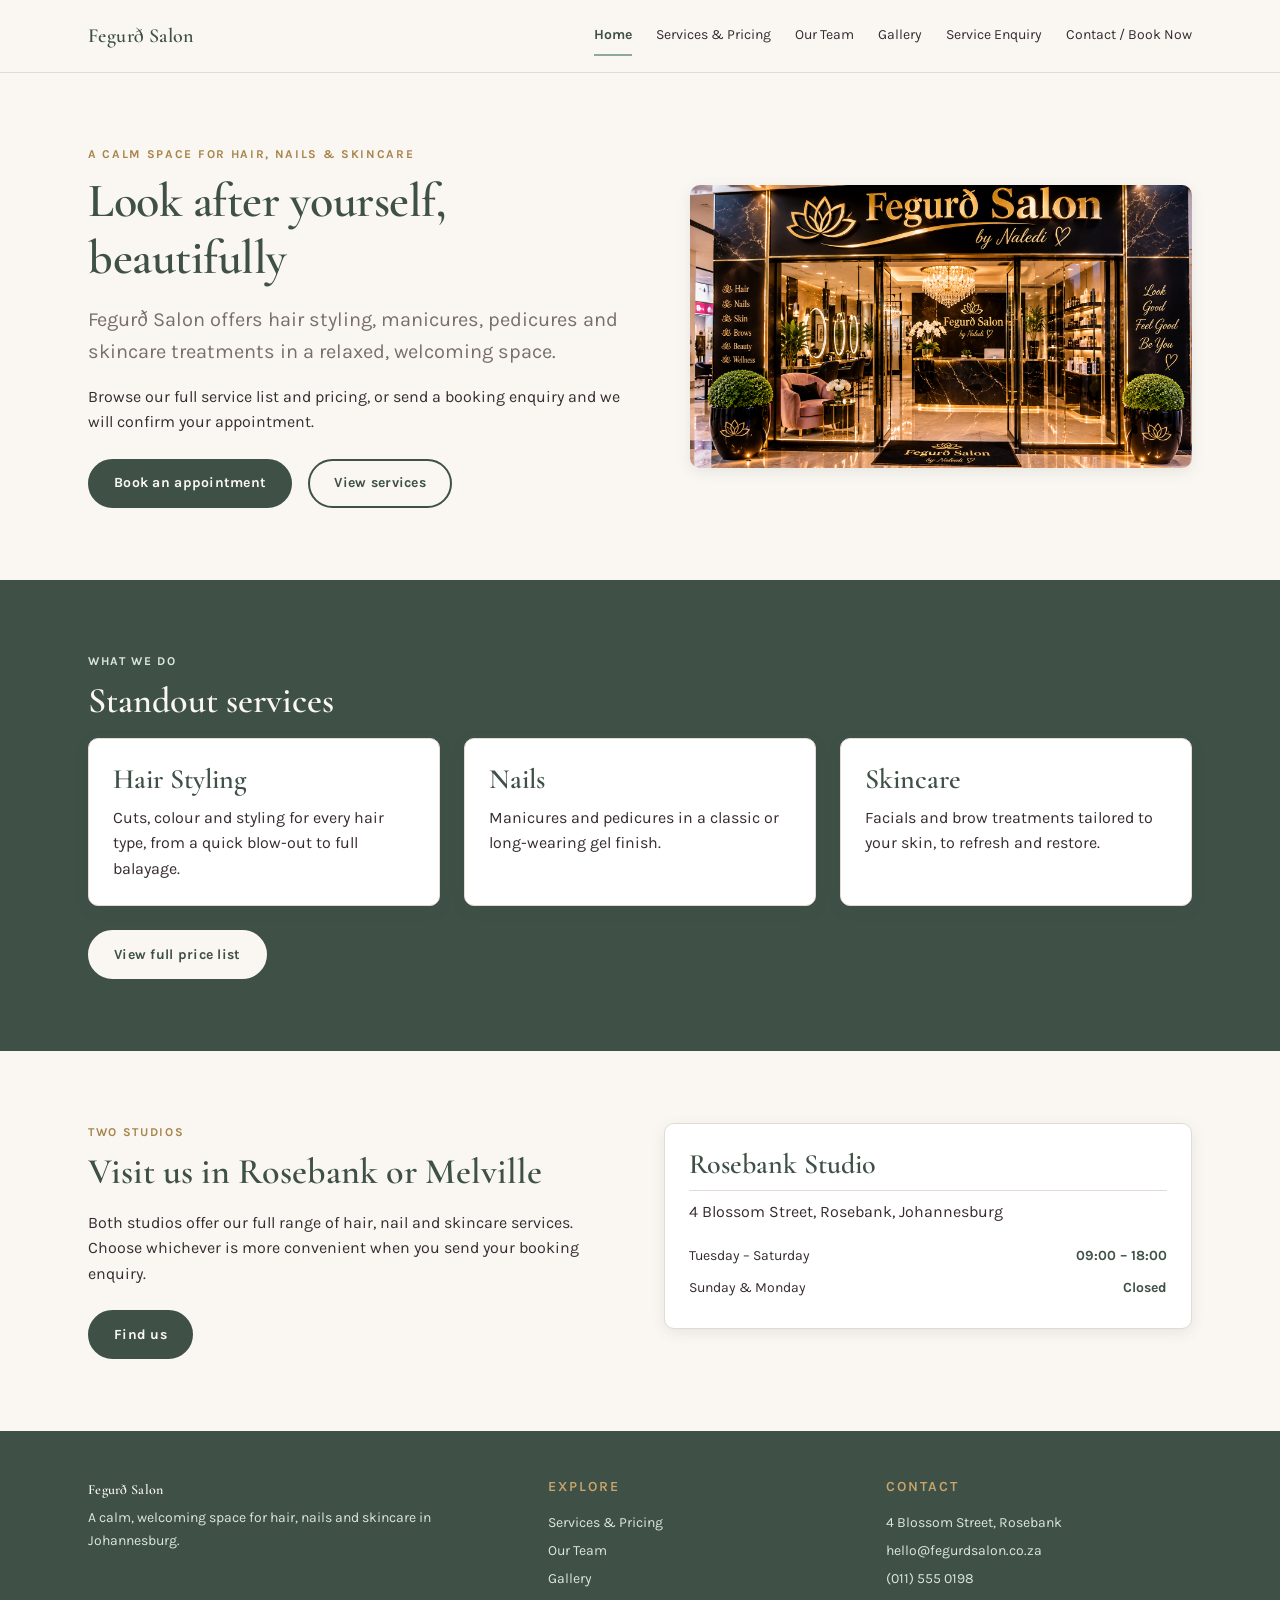
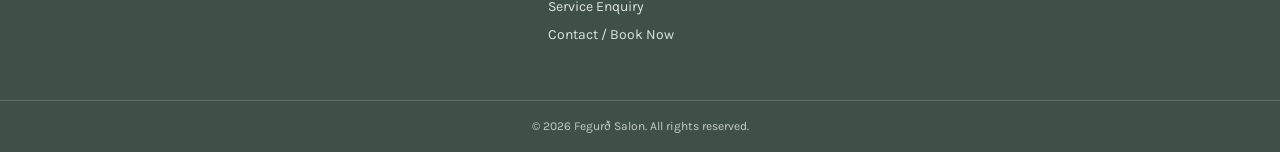
<file: index.html>
<!DOCTYPE html>
<html lang="en">
<head>
  <meta charset="UTF-8">
  <meta name="viewport" content="width=device-width, initial-scale=1.0">
  <title>Fegur&eth; Salon — Hair, Nails &amp; Skincare in Johannesburg</title>
  <meta name="description" content="Fegurd Salon offers hair styling, manicures, pedicures and skincare treatments at two Johannesburg studios. View services and book an appointment.">
  <link rel="preconnect" href="https://fonts.googleapis.com">
  <link rel="preconnect" href="https://fonts.gstatic.com" crossorigin>
  <link href="https://fonts.googleapis.com/css2?family=Cormorant+Garamond:wght@500;600;700&family=Karla:wght@400;700&display=swap" rel="stylesheet">
 
  <link rel="stylesheet" href="css/styles.css">
</head>
<body>

 
  <header class="site-header">
    <div class="container site-header__inner">
      <a href="index.html" class="logo">Fegur&eth; Salon</a>

      <input type="checkbox" id="nav-toggle" class="nav-toggle">

      <nav class="site-nav" aria-label="Main navigation">
        <ul class="site-nav__list">
          <li><a href="index.html" aria-current="page">Home</a></li>
          <li><a href="services.html">Services &amp; Pricing</a></li>
          <li><a href="team.html">Our Team</a></li>
          <li><a href="gallery.html">Gallery</a></li>
          <li><a href="enquiry.html">Service Enquiry</a></li>
          <li><a href="contact.html">Contact / Book Now</a></li>
        </ul>
      </nav>

      <label for="nav-toggle" class="nav-toggle-label" aria-label="Toggle navigation menu"><span></span></label>
    </div>
  </header>

  <main>
    
    <section class="hero container">
      <div>
        <p class="eyebrow">A calm space for hair, nails &amp; skincare</p>
        <h1>Look after yourself, beautifully</h1>
        <p class="lead">Fegur&eth; Salon offers hair styling, manicures, pedicures and skincare treatments in a relaxed, welcoming space.</p>
        <p>Browse our full service list and pricing, or send a booking enquiry and we will confirm your appointment.</p>
        <div class="actions">
          <a href="contact.html" class="btn">Book an appointment</a>
          <a href="services.html" class="btn btn--outline">View services</a>
        </div>
      </div>
      <div class="hero__media">
        <img src="Fegur%C3%B0%20Salon_%20A%20Golden%20Welcome.png"
             alt="Illustration of a salon mirror and comb in the Fegur&eth; Salon colour palette">
      </div>
    </section>



    <section class="section section--sage">
      <div class="container">
        <p class="eyebrow">What we do</p>
        <h2>Standout services</h2>
        <div class="grid">
          <article class="card">
            <h3>Hair Styling</h3>
            <p>Cuts, colour and styling for every hair type, from a quick blow-out to full balayage.</p>
          </article>
          <article class="card">
            <h3>Nails</h3>
            <p>Manicures and pedicures in a classic or long-wearing gel finish.</p>
          </article>
          <article class="card">
            <h3>Skincare</h3>
            <p>Facials and brow treatments tailored to your skin, to refresh and restore.</p>
          </article>
        </div>
        <div class="actions">
          <a href="services.html" class="btn btn--light">View full price list</a>
        </div>
      </div>
    </section>

   
    <section class="section container">
      <div class="split">
        <div>
          <p class="eyebrow">Two studios</p>
          <h2>Visit us in Rosebank or Melville</h2>
          <p>Both studios offer our full range of hair, nail and skincare services. Choose whichever is more convenient when you send your booking enquiry.</p>
          <div class="actions">
            <a href="contact.html" class="btn">Find us</a>
          </div>
        </div>
        <div class="card location-card">
          <h3>Rosebank Studio</h3>
          <p>4 Blossom Street, Rosebank, Johannesburg</p>
          <table class="hours-table">
            <tr><td>Tuesday &ndash; Saturday</td><td>09:00 &ndash; 18:00</td></tr>
            <tr><td>Sunday &amp; Monday</td><td>Closed</td></tr>
          </table>
        </div>
      </div>
    </section>
  </main>



  <footer class="site-footer">
    <div class="container">
      <div>
        <p class="logo">Fegur&eth; Salon</p>
        <p>A calm, welcoming space for hair, nails and skincare in Johannesburg.</p>
      </div>
      <div>
        <h4>Explore</h4>
        <ul>
          <li><a href="services.html">Services &amp; Pricing</a></li>
          <li><a href="team.html">Our Team</a></li>
          <li><a href="gallery.html">Gallery</a></li>
          <li><a href="enquiry.html">Service Enquiry</a></li>
          <li><a href="contact.html">Contact / Book Now</a></li>
        </ul>
      </div>
      <div>
        <h4>Contact</h4>
        <p>4 Blossom Street, Rosebank</p>
        <p>hello@fegurdsalon.co.za</p>
        <p>(011) 555 0198</p>
      </div>
    </div>
    <div class="site-footer__bottom">&copy; <span id="year"></span> Fegur&eth; Salon. All rights reserved.</div>
  </footer>

  <script src="main.js"></script>
</body>
</html>
</file>
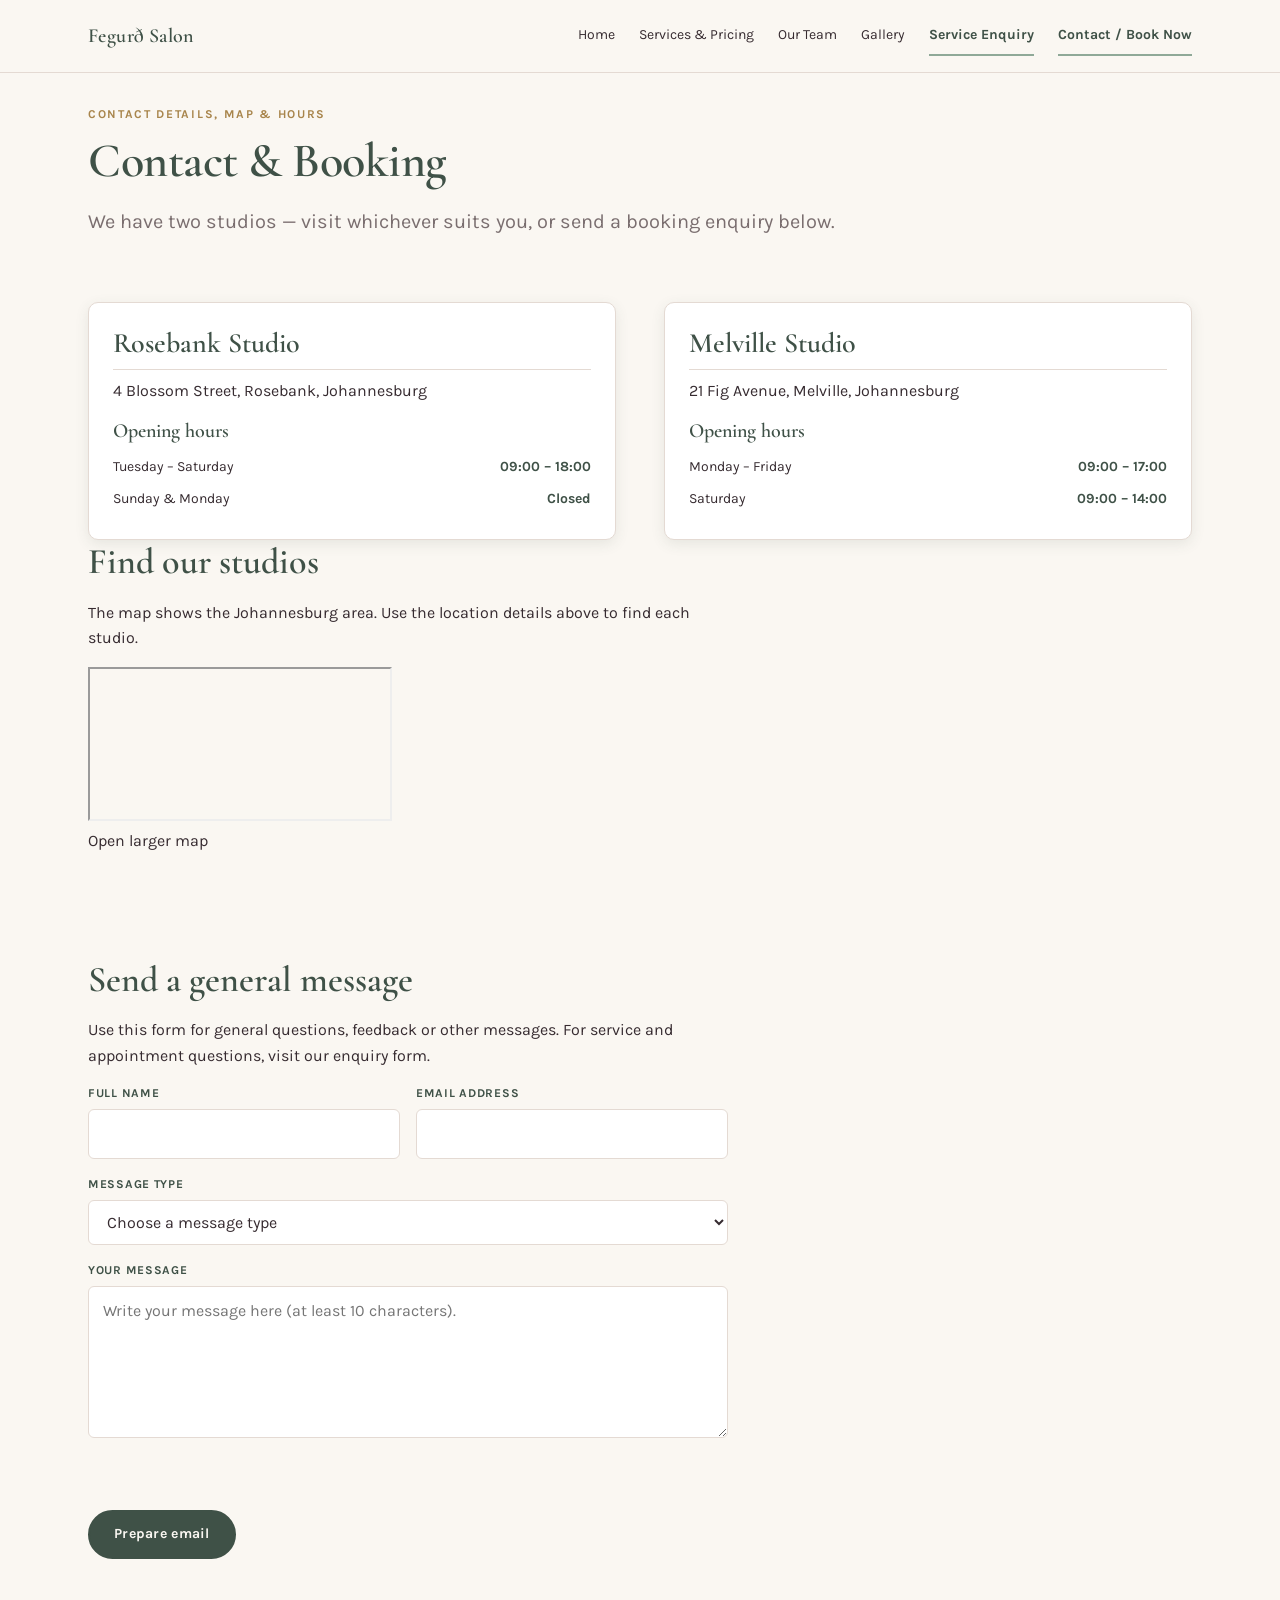
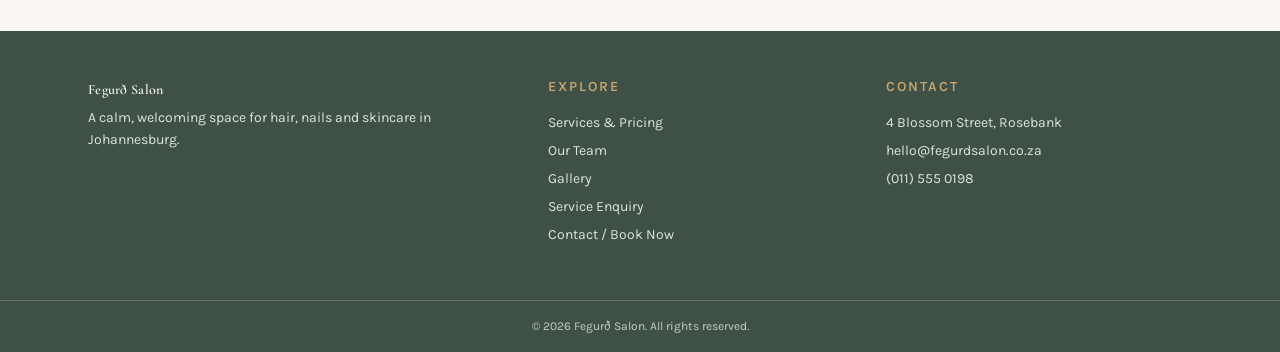
<file: contact.html>
<!DOCTYPE html>
<html lang="en">
<head>
  <meta charset="UTF-8">
  <meta name="viewport" content="width=device-width, initial-scale=1.0">
  <title>Contact / Book Now — Fegur&eth; Salon</title>
  <meta name="description" content="Contact Fegurd Salon or send a booking enquiry. Addresses, opening hours and locations.">
  <link rel="preconnect" href="https://fonts.googleapis.com">
  <link rel="preconnect" href="https://fonts.gstatic.com" crossorigin>
  <link href="https://fonts.googleapis.com/css2?family=Cormorant+Garamond:wght@500;600;700&family=Karla:wght@400;700&display=swap" rel="stylesheet">

  <link rel="stylesheet" href="css/styles.css">
</head>
<body>




  <header class="site-header">
    <div class="container site-header__inner">
      <a href="index.html" class="logo">Fegur&eth; Salon</a>

      <input type="checkbox" id="nav-toggle" class="nav-toggle">

      <nav class="site-nav" aria-label="Main navigation">
        <ul class="site-nav__list">
          <li><a href="index.html">Home</a></li>
          <li><a href="services.html">Services &amp; Pricing</a></li>
          <li><a href="team.html">Our Team</a></li>
          <li><a href="gallery.html">Gallery</a></li>
          <li><a href="enquiry.html" aria-current="page">Service Enquiry</a></li>
          <li><a href="contact.html" aria-current="page">Contact / Book Now</a></li>
        </ul>
      </nav>

      <label for="nav-toggle" class="nav-toggle-label" aria-label="Toggle navigation menu"><span></span></label>
    </div>
  </header>

  <main>
    <section class="section--tight container">
      <p class="eyebrow">Contact details, map &amp; hours</p>
      <h1>Contact &amp; Booking</h1>
      <p class="lead">We have two studios &mdash; visit whichever suits you, or send a booking enquiry below.</p>
    </section>


    <section class="section--tight container">
      <div class="split">
        <div class="card location-card">
          <h3>Rosebank Studio</h3>
          <p>4 Blossom Street, Rosebank, Johannesburg</p>
          <h4>Opening hours</h4>
          <table class="hours-table">
            <tr><td>Tuesday &ndash; Saturday</td><td>09:00 &ndash; 18:00</td></tr>
            <tr><td>Sunday &amp; Monday</td><td>Closed</td></tr>
          </table>
        </div>
        <div class="card location-card">
          <h3>Melville Studio</h3>
          <p>21 Fig Avenue, Melville, Johannesburg</p>
          <h4>Opening hours</h4>
          <table class="hours-table">
            <tr><td>Monday &ndash; Friday</td><td>09:00 &ndash; 17:00</td></tr>
            <tr><td>Saturday</td><td>09:00 &ndash; 14:00</td></tr>
          </table>
        </div>
      </div>

      <div class="map-embed">
        <h2>Find our studios</h2>
        <p>The map shows the Johannesburg area. Use the location details above to find each studio.</p>
        <iframe title="Map of Johannesburg showing the area around Fegurð Salon studios" src="https://www.openstreetmap.org/export/embed.html?bbox=28.00%2C-26.22%2C28.12%2C-26.08&amp;layer=mapnik" loading="lazy" referrerpolicy="no-referrer-when-downgrade"></iframe>
        <p><a href="https://www.openstreetmap.org/#map=13/-26.15/28.06" target="_blank" rel="noopener noreferrer">Open larger map</a></p>
      </div>
    </section>




    <section class="section container">
      <h2>Send a general message</h2>
      <p>Use this form for general questions, feedback or other messages. For service and appointment questions, visit our <a class="text-link" href="enquiry.html">enquiry form</a>.</p>
      <form class="form" id="contact-form" data-form-type="contact" novalidate>
        <div class="form-row">
          <div class="form-field">
            <label for="contact-name">Full name</label>
            <input type="text" id="contact-name" name="name" autocomplete="name" minlength="2" maxlength="80" required>
          </div>
          <div class="form-field">
            <label for="contact-email">Email address</label>
            <input type="email" id="contact-email" name="email" autocomplete="email" required>
          </div>
        </div>
        <div class="form-field">
          <label for="contact-type">Message type</label>
          <select id="contact-type" name="messageType" required>
            <option value="">Choose a message type</option>
            <option>General question</option><option>Feedback</option><option>Compliment</option><option>Complaint</option><option>Other</option>
          </select>
        </div>
        <div class="form-field">
          <label for="contact-message">Your message</label>
          <textarea id="contact-message" name="message" rows="5" minlength="10" maxlength="1500" required placeholder="Write your message here (at least 10 characters)."></textarea>
        </div>
        <p class="form-status" data-form-status role="status" aria-live="polite"></p>
        <div class="actions"><button type="submit" class="btn">Prepare email</button></div>
      </form>
    </section>
  </main>


  <footer class="site-footer">
    <div class="container">
      <div>
        <p class="logo">Fegur&eth; Salon</p>
        <p>A calm, welcoming space for hair, nails and skincare in Johannesburg.</p>
      </div>
      <div>
        <h4>Explore</h4>
        <ul>
          <li><a href="services.html">Services &amp; Pricing</a></li>
          <li><a href="team.html">Our Team</a></li>
          <li><a href="gallery.html">Gallery</a></li>
          <li><a href="enquiry.html">Service Enquiry</a></li>
          <li><a href="contact.html">Contact / Book Now</a></li>
        </ul>
      </div>
      <div>
        <h4>Contact</h4>
        <p>4 Blossom Street, Rosebank</p>
        <p>hello@fegurdsalon.co.za</p>
        <p>(011) 555 0198</p>
      </div>
    </div>
    <div class="site-footer__bottom">&copy; <span id="year"></span> Fegur&eth; Salon. All rights reserved.</div>
  </footer>

  <script src="main.js"></script>
</body>
</html>
</file>
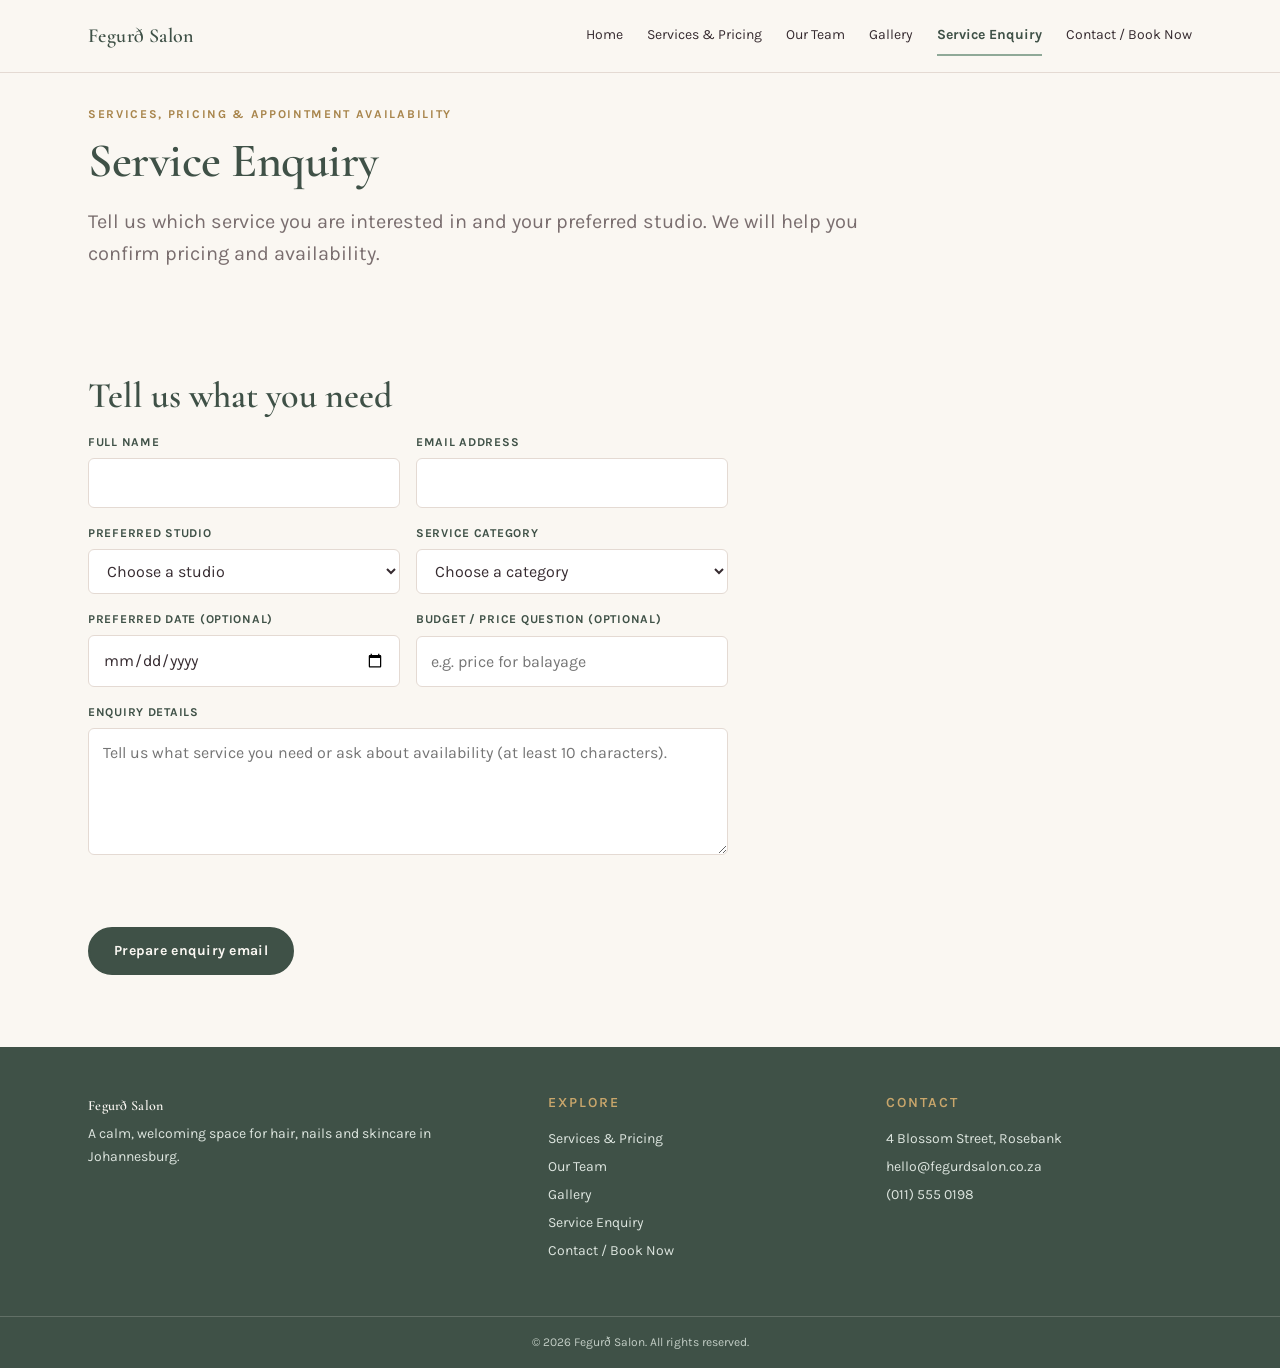
<file: enquiry.html>
<!DOCTYPE html>
<html lang="en">
<head>
  <meta charset="UTF-8">
  <meta name="viewport" content="width=device-width, initial-scale=1.0">
  <title>Service Enquiry — Fegur&eth; Salon</title>
  <meta name="description" content="Enquire about salon services, pricing and appointment availability at Fegurð Salon in Johannesburg.">
  <link rel="preconnect" href="https://fonts.googleapis.com">
  <link rel="preconnect" href="https://fonts.gstatic.com" crossorigin>
  <link href="https://fonts.googleapis.com/css2?family=Cormorant+Garamond:wght@500;600;700&family=Karla:wght@400;700&display=swap" rel="stylesheet">
  
  <link rel="stylesheet" href="css/styles.css">
</head>
<body>



  <header class="site-header">
    <div class="container site-header__inner">
      <a href="index.html" class="logo">Fegur&eth; Salon</a>

      <input type="checkbox" id="nav-toggle" class="nav-toggle">

      <nav class="site-nav" aria-label="Main navigation">
        <ul class="site-nav__list">
          <li><a href="index.html">Home</a></li>
          <li><a href="services.html">Services &amp; Pricing</a></li>
          <li><a href="team.html">Our Team</a></li>
          <li><a href="gallery.html">Gallery</a></li>
          <li><a href="enquiry.html" aria-current="page">Service Enquiry</a></li>
          <li><a href="contact.html">Contact / Book Now</a></li>
        </ul>
      </nav>

      <label for="nav-toggle" class="nav-toggle-label" aria-label="Toggle navigation menu"><span></span></label>
    </div>
  </header>

  <main>
    <section class="section--tight container">
      <p class="eyebrow">Services, pricing &amp; appointment availability</p>
      <h1>Service Enquiry</h1>
      <p class="lead">Tell us which service you are interested in and your preferred studio. We will help you confirm pricing and availability.</p>
    </section>

   
    <section class="section container">
      <h2>Tell us what you need</h2>
      <form class="form" id="enquiry-form" data-form-type="enquiry" novalidate>
        <div class="form-row">
          <div class="form-field"><label for="enquiry-name">Full name</label><input type="text" id="enquiry-name" name="name" autocomplete="name" minlength="2" maxlength="80" required></div>
          <div class="form-field"><label for="enquiry-email">Email address</label><input type="email" id="enquiry-email" name="email" autocomplete="email" required></div>
        </div>
        <div class="form-row">
          <div class="form-field"><label for="enquiry-location">Preferred studio</label><select id="enquiry-location" name="location" required><option value="">Choose a studio</option><option>Rosebank Studio</option><option>Melville Studio</option></select></div>
          <div class="form-field"><label for="enquiry-service">Service category</label><select id="enquiry-service" name="service" required><option value="">Choose a category</option><option>Hair</option><option>Nails</option><option>Skincare</option><option>Products</option><option>Volunteer or sponsorship</option><option>Other</option></select></div>
        </div>
        <div class="form-row">
          <div class="form-field"><label for="enquiry-date">Preferred date (optional)</label><input type="date" id="enquiry-date" name="date"></div>
          <div class="form-field"><label for="enquiry-budget">Budget / price question (optional)</label><input type="text" id="enquiry-budget" name="budget" maxlength="120" placeholder="e.g. price for balayage"></div>
        </div>
        <div class="form-field"><label for="enquiry-message">Enquiry details</label><textarea id="enquiry-message" name="message" rows="4" minlength="10" maxlength="1500" required placeholder="Tell us what service you need or ask about availability (at least 10 characters)."></textarea></div>
        <p class="form-status" data-form-status role="status" aria-live="polite"></p>
        <div class="actions"><button type="submit" class="btn">Prepare enquiry email</button></div>
      </form>
    </section>
  </main>

  
  <footer class="site-footer">
    <div class="container">
      <div>
        <p class="logo">Fegur&eth; Salon</p>
        <p>A calm, welcoming space for hair, nails and skincare in Johannesburg.</p>
      </div>
      <div>
        <h4>Explore</h4>
        <ul>
          <li><a href="services.html">Services &amp; Pricing</a></li>
          <li><a href="team.html">Our Team</a></li>
          <li><a href="gallery.html">Gallery</a></li>
          <li><a href="enquiry.html">Service Enquiry</a></li>
          <li><a href="contact.html">Contact / Book Now</a></li>
        </ul>
      </div>
      <div>
        <h4>Contact</h4>
        <p>4 Blossom Street, Rosebank</p>
        <p>hello@fegurdsalon.co.za</p>
        <p>(011) 555 0198</p>
      </div>
    </div>
    <div class="site-footer__bottom">&copy; <span id="year"></span> Fegur&eth; Salon. All rights reserved.</div>
  </footer>

  <script src="main.js"></script>
</body>
</html>
</file>
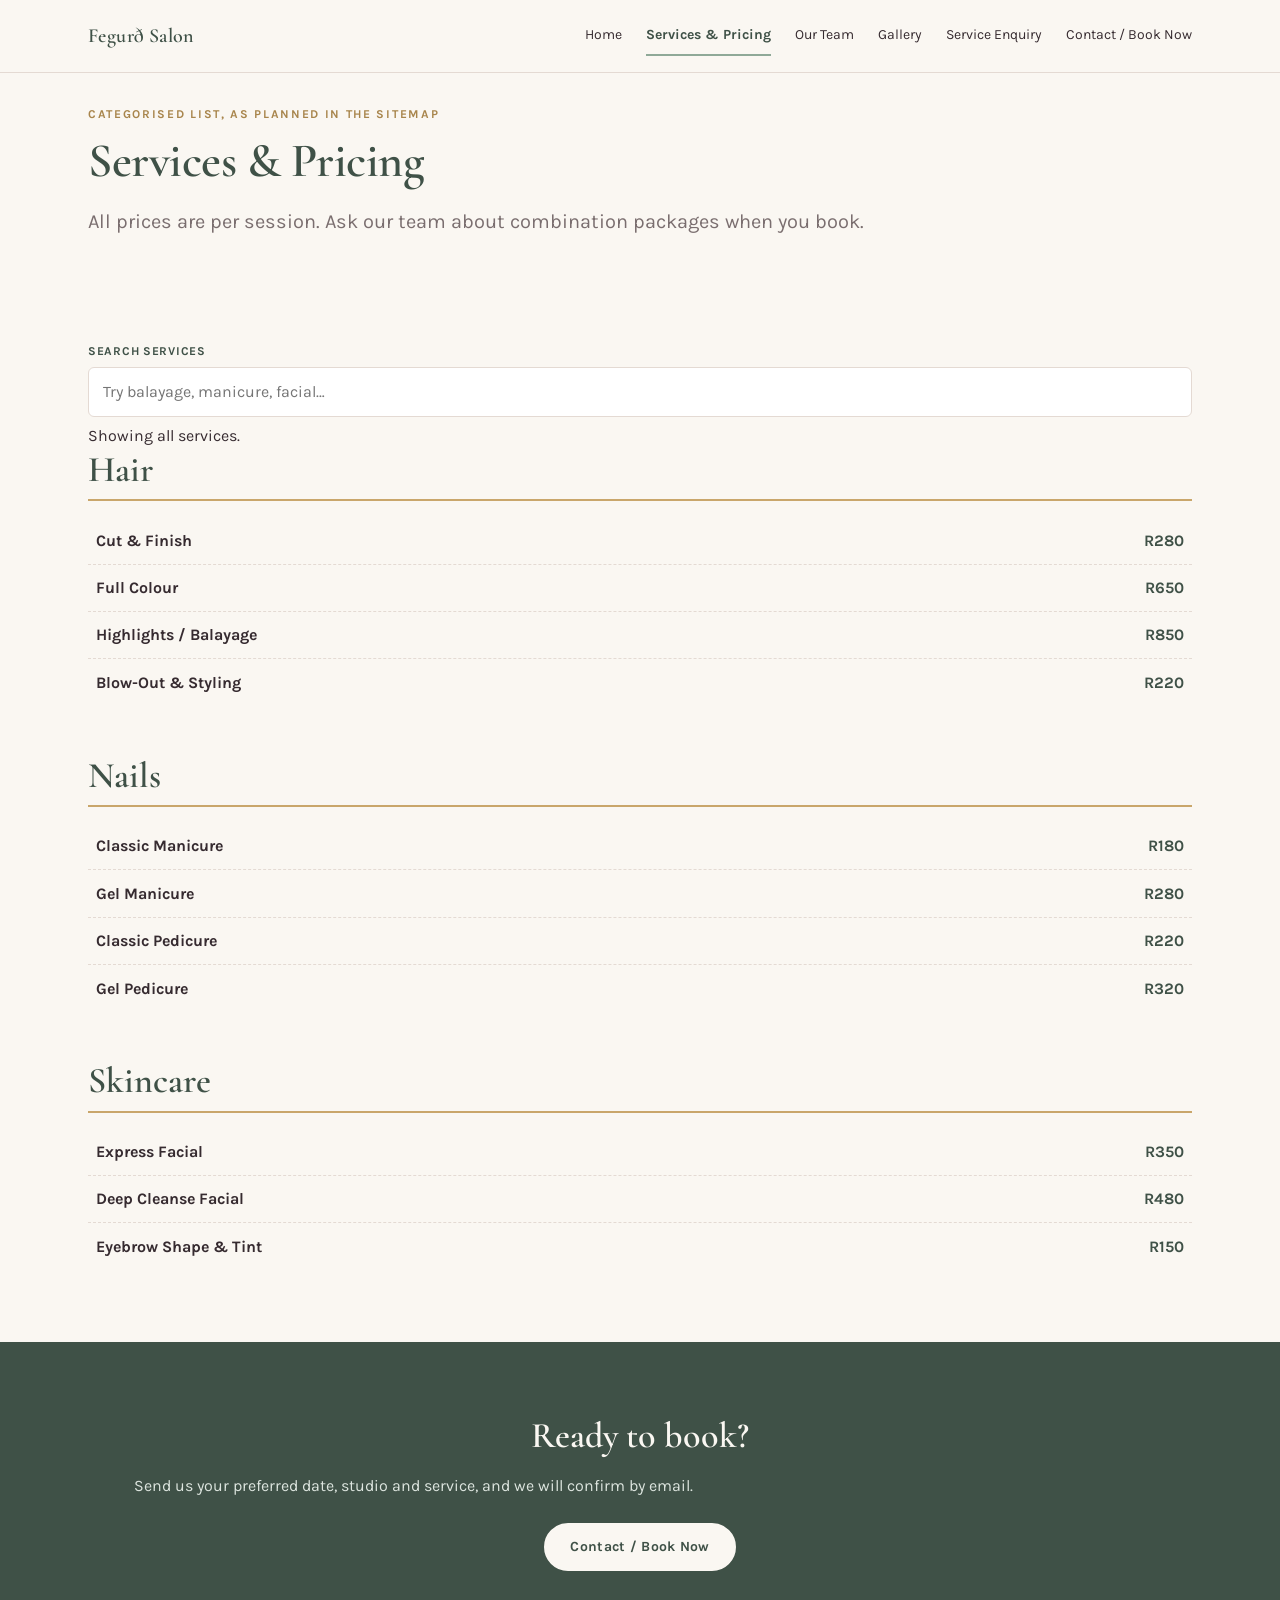
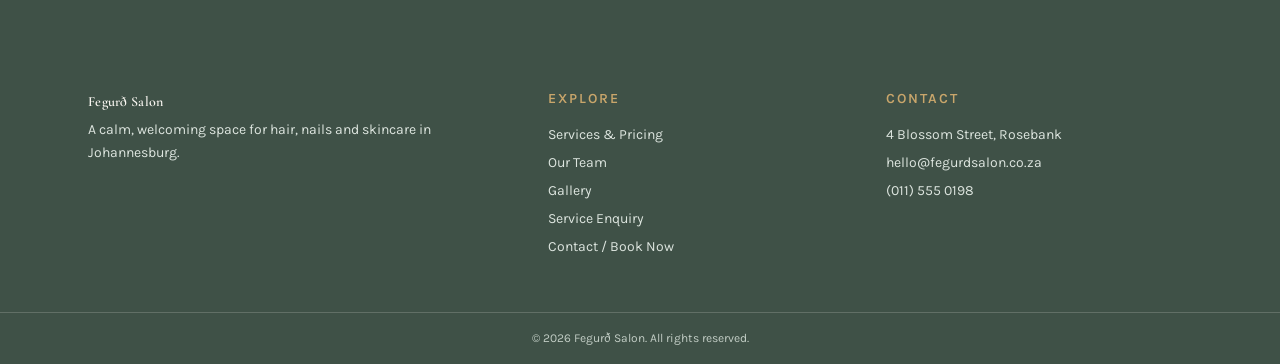
<file: services.html>
<!DOCTYPE html>
<html lang="en">
<head>
  <meta charset="UTF-8">
  <meta name="viewport" content="width=device-width, initial-scale=1.0">
  <title>Services &amp; Pricing — Fegur&eth; Salon</title>
  <meta name="description" content="Full service list and pricing for hair, nails and skincare at Fegurd Salon.">
  <link rel="preconnect" href="https://fonts.googleapis.com">
  <link rel="preconnect" href="https://fonts.gstatic.com" crossorigin>
  <link href="https://fonts.googleapis.com/css2?family=Cormorant+Garamond:wght@500;600;700&family=Karla:wght@400;700&display=swap" rel="stylesheet">
 
   <link rel="stylesheet" href="css/styles.css">
</head>
<body>

  
  <header class="site-header">
    <div class="container site-header__inner">
      <a href="index.html" class="logo">Fegur&eth; Salon</a>

      <input type="checkbox" id="nav-toggle" class="nav-toggle">

      <nav class="site-nav" aria-label="Main navigation">
        <ul class="site-nav__list">
          <li><a href="index.html">Home</a></li>
          <li><a href="services.html" aria-current="page">Services &amp; Pricing</a></li>
          <li><a href="team.html">Our Team</a></li>
          <li><a href="gallery.html">Gallery</a></li>
          <li><a href="enquiry.html">Service Enquiry</a></li>
          <li><a href="contact.html">Contact / Book Now</a></li>
        </ul>
      </nav>

      <label for="nav-toggle" class="nav-toggle-label" aria-label="Toggle navigation menu"><span></span></label>
    </div>
  </header>

  <main>
    <section class="section--tight container">
      <p class="eyebrow">Categorised list, as planned in the sitemap</p>
      <h1>Services &amp; Pricing</h1>
      <p class="lead">All prices are per session. Ask our team about combination packages when you book.</p>
    </section>

    <section class="section container">
      <div class="form-field service-search">
        <label for="service-search">Search services</label>
        <input type="search" id="service-search" placeholder="Try balayage, manicure, facial…" aria-describedby="service-search-status">
        <p id="service-search-status" class="form-status" role="status" aria-live="polite">Showing all services.</p>
      </div>

      <div class="service-category">
        <h2>Hair</h2>
        <ul>
          <li class="service-item"><span class="service-item__name">Cut &amp; Finish</span><span class="service-item__price">R280</span></li>
          <li class="service-item"><span class="service-item__name">Full Colour</span><span class="service-item__price">R650</span></li>
          <li class="service-item"><span class="service-item__name">Highlights / Balayage</span><span class="service-item__price">R850</span></li>
          <li class="service-item"><span class="service-item__name">Blow-Out &amp; Styling</span><span class="service-item__price">R220</span></li>
        </ul>
      </div>

   
      <div class="service-category">
        <h2>Nails</h2>
        <ul>
          <li class="service-item"><span class="service-item__name">Classic Manicure</span><span class="service-item__price">R180</span></li>
          <li class="service-item"><span class="service-item__name">Gel Manicure</span><span class="service-item__price">R280</span></li>
          <li class="service-item"><span class="service-item__name">Classic Pedicure</span><span class="service-item__price">R220</span></li>
          <li class="service-item"><span class="service-item__name">Gel Pedicure</span><span class="service-item__price">R320</span></li>
        </ul>
      </div>

      <div class="service-category">
        <h2>Skincare</h2>
        <ul>
          <li class="service-item"><span class="service-item__name">Express Facial</span><span class="service-item__price">R350</span></li>
          <li class="service-item"><span class="service-item__name">Deep Cleanse Facial</span><span class="service-item__price">R480</span></li>
          <li class="service-item"><span class="service-item__name">Eyebrow Shape &amp; Tint</span><span class="service-item__price">R150</span></li>
        </ul>
      </div>

    </section>

    <section class="section section--sage">
      <div class="container text-center">
        <h2>Ready to book?</h2>
        <p>Send us your preferred date, studio and service, and we will confirm by email.</p>
        <div class="actions actions--center">
          <a href="contact.html" class="btn btn--light">Contact / Book Now</a>
        </div>
      </div>
    </section>
  </main>

 
  <footer class="site-footer">
    <div class="container">
      <div>
        <p class="logo">Fegur&eth; Salon</p>
        <p>A calm, welcoming space for hair, nails and skincare in Johannesburg.</p>
      </div>
      <div>
        <h4>Explore</h4>
        <ul>
          <li><a href="services.html">Services &amp; Pricing</a></li>
          <li><a href="team.html">Our Team</a></li>
          <li><a href="gallery.html">Gallery</a></li>
          <li><a href="enquiry.html">Service Enquiry</a></li>
          <li><a href="contact.html">Contact / Book Now</a></li>
        </ul>
      </div>
      <div>
        <h4>Contact</h4>
        <p>4 Blossom Street, Rosebank</p>
        <p>hello@fegurdsalon.co.za</p>
        <p>(011) 555 0198</p>
      </div>
    </div>
    <div class="site-footer__bottom">&copy; <span id="year"></span> Fegur&eth; Salon. All rights reserved.</div>
  </footer>

  <script src="main.js"></script>
</body>
</html>
</file>
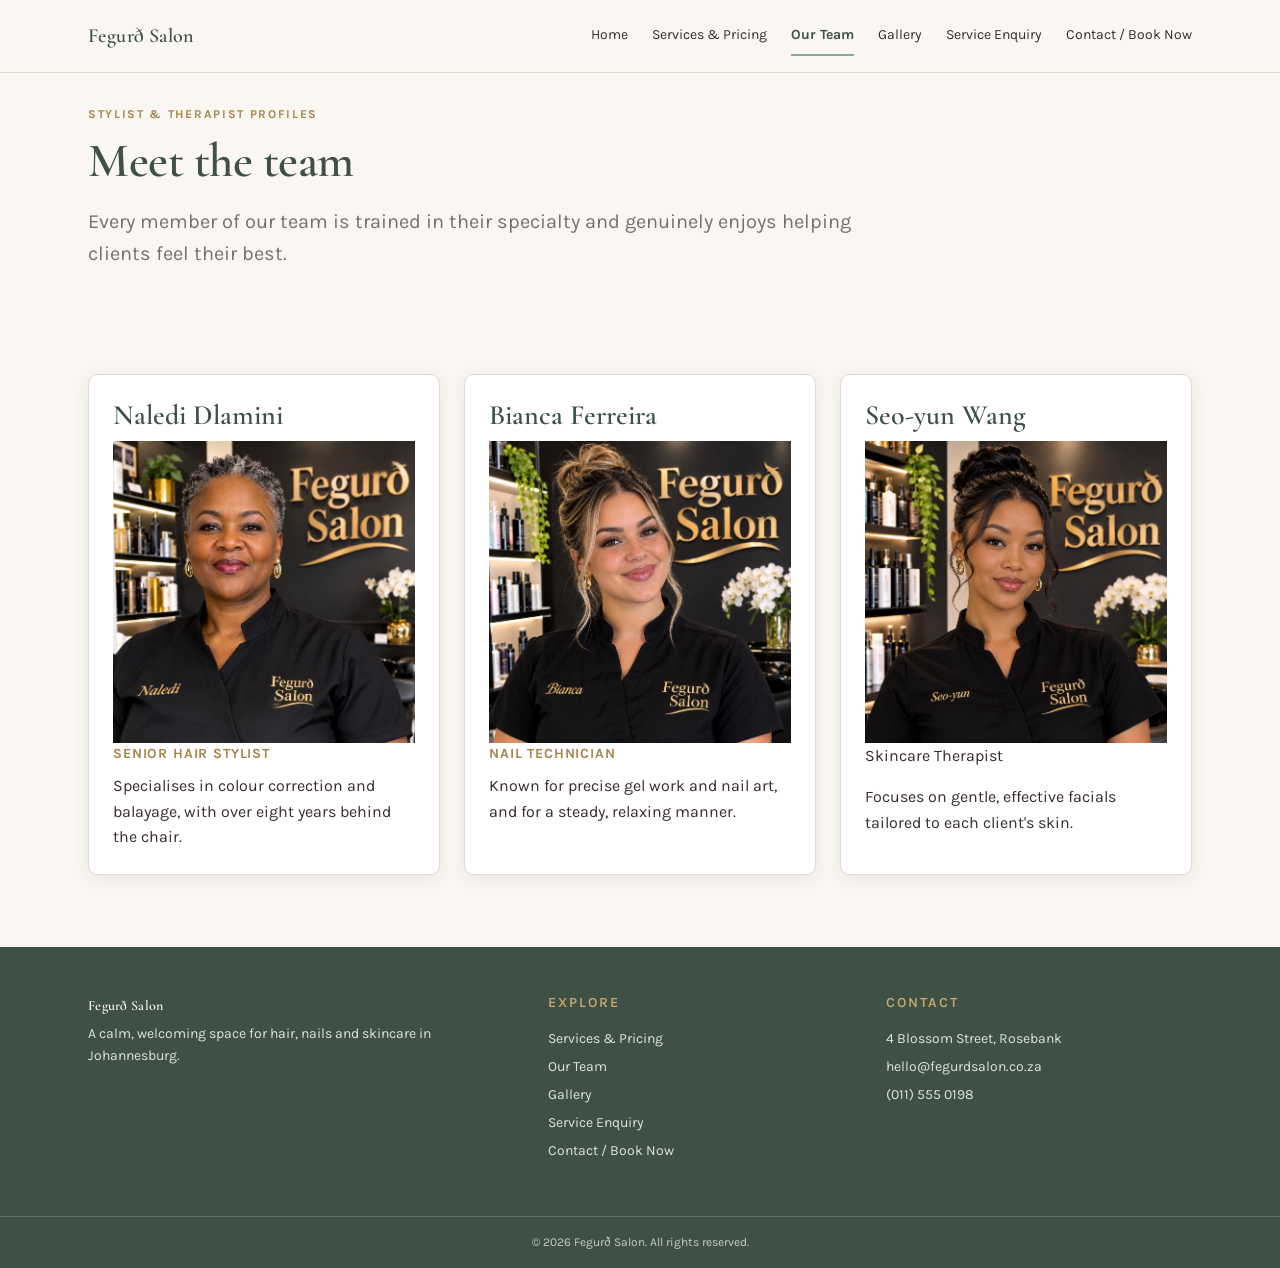
<file: team.html>
<!DOCTYPE html>
<html lang="en">
<head>
  <meta charset="UTF-8">
  <meta name="viewport" content="width=device-width, initial-scale=1.0">
  <title>Our Team — Fegur&eth; Salon</title>
  <meta name="description" content="Meet the stylists and therapists at Fegurd Salon.">
  <link rel="preconnect" href="https://fonts.googleapis.com">
  <link rel="preconnect" href="https://fonts.gstatic.com" crossorigin>
  <link href="https://fonts.googleapis.com/css2?family=Cormorant+Garamond:wght@500;600;700&family=Karla:wght@400;700&display=swap" rel="stylesheet">

  <link rel="stylesheet" href="css/styles.css">
</head>
<body>

   
  <header class="site-header">
    <div class="container site-header__inner">
      <a href="index.html" class="logo">Fegur&eth; Salon</a>

      <input type="checkbox" id="nav-toggle" class="nav-toggle">

      <nav class="site-nav" aria-label="Main navigation">
        <ul class="site-nav__list">
          <li><a href="index.html">Home</a></li>
          <li><a href="services.html">Services &amp; Pricing</a></li>
          <li><a href="team.html" aria-current="page">Our Team</a></li>
          <li><a href="gallery.html">Gallery</a></li>
          <li><a href="enquiry.html">Service Enquiry</a></li>
          <li><a href="contact.html">Contact / Book Now</a></li>
        </ul>
      </nav>

      <label for="nav-toggle" class="nav-toggle-label" aria-label="Toggle navigation menu"><span></span></label>
    </div>
  </header>

  <main>
    <section class="section--tight container">
      <p class="eyebrow">Stylist &amp; therapist profiles</p>
      <h1>Meet the team</h1>
      <p class="lead">Every member of our team is trained in their specialty and genuinely enjoys helping clients feel their best.</p>
    </section>

    
    <section class="section container">
      <div class="grid">
        <article class="card">
          <h3>Naledi Dlamini</h3>
          <img src="Naledi.png" alt="Naledi Dlamini, Senior Hair Stylist">
          <p class="card__role">Senior Hair Stylist</p>
          <p>Specialises in colour correction and balayage, with over eight years behind the chair.</p>
        </article>
        <article class="card">
          <h3>Bianca Ferreira</h3>
          <img src="Bianca.png" alt="Bianca Ferreira, Nail Technician">
          <p class="card__role">Nail Technician</p>
          <p>Known for precise gel work and nail art, and for a steady, relaxing manner.</p>
        </article>
        <article class="card">
          <h3>Seo-yun Wang</h3>
         <img src="Seo-yun.png" alt="Seo-yun Wang, Skincare Therapist>
          <p class="card__role">Skincare Therapist</p>
          <p>Focuses on gentle, effective facials tailored to each client's skin.</p>
        </article>
      </div>
    </section>
  </main>

  
  <footer class="site-footer">
    <div class="container">
      <div>
        <p class="logo">Fegur&eth; Salon</p>
        <p>A calm, welcoming space for hair, nails and skincare in Johannesburg.</p>
      </div>
      <div>
        <h4>Explore</h4>
        <ul>
          <li><a href="services.html">Services &amp; Pricing</a></li>
          <li><a href="team.html">Our Team</a></li>
          <li><a href="gallery.html">Gallery</a></li>
          <li><a href="enquiry.html">Service Enquiry</a></li>
          <li><a href="contact.html">Contact / Book Now</a></li>
        </ul>
      </div>
      <div>
        <h4>Contact</h4>
        <p>4 Blossom Street, Rosebank</p>
        <p>hello@fegurdsalon.co.za</p>
        <p>(011) 555 0198</p>
      </div>
    </div>
    <div class="site-footer__bottom">&copy; <span id="year"></span> Fegur&eth; Salon. All rights reserved.</div>
  </footer>

  <script src="main.js"></script>
</body>
</html>
</file>
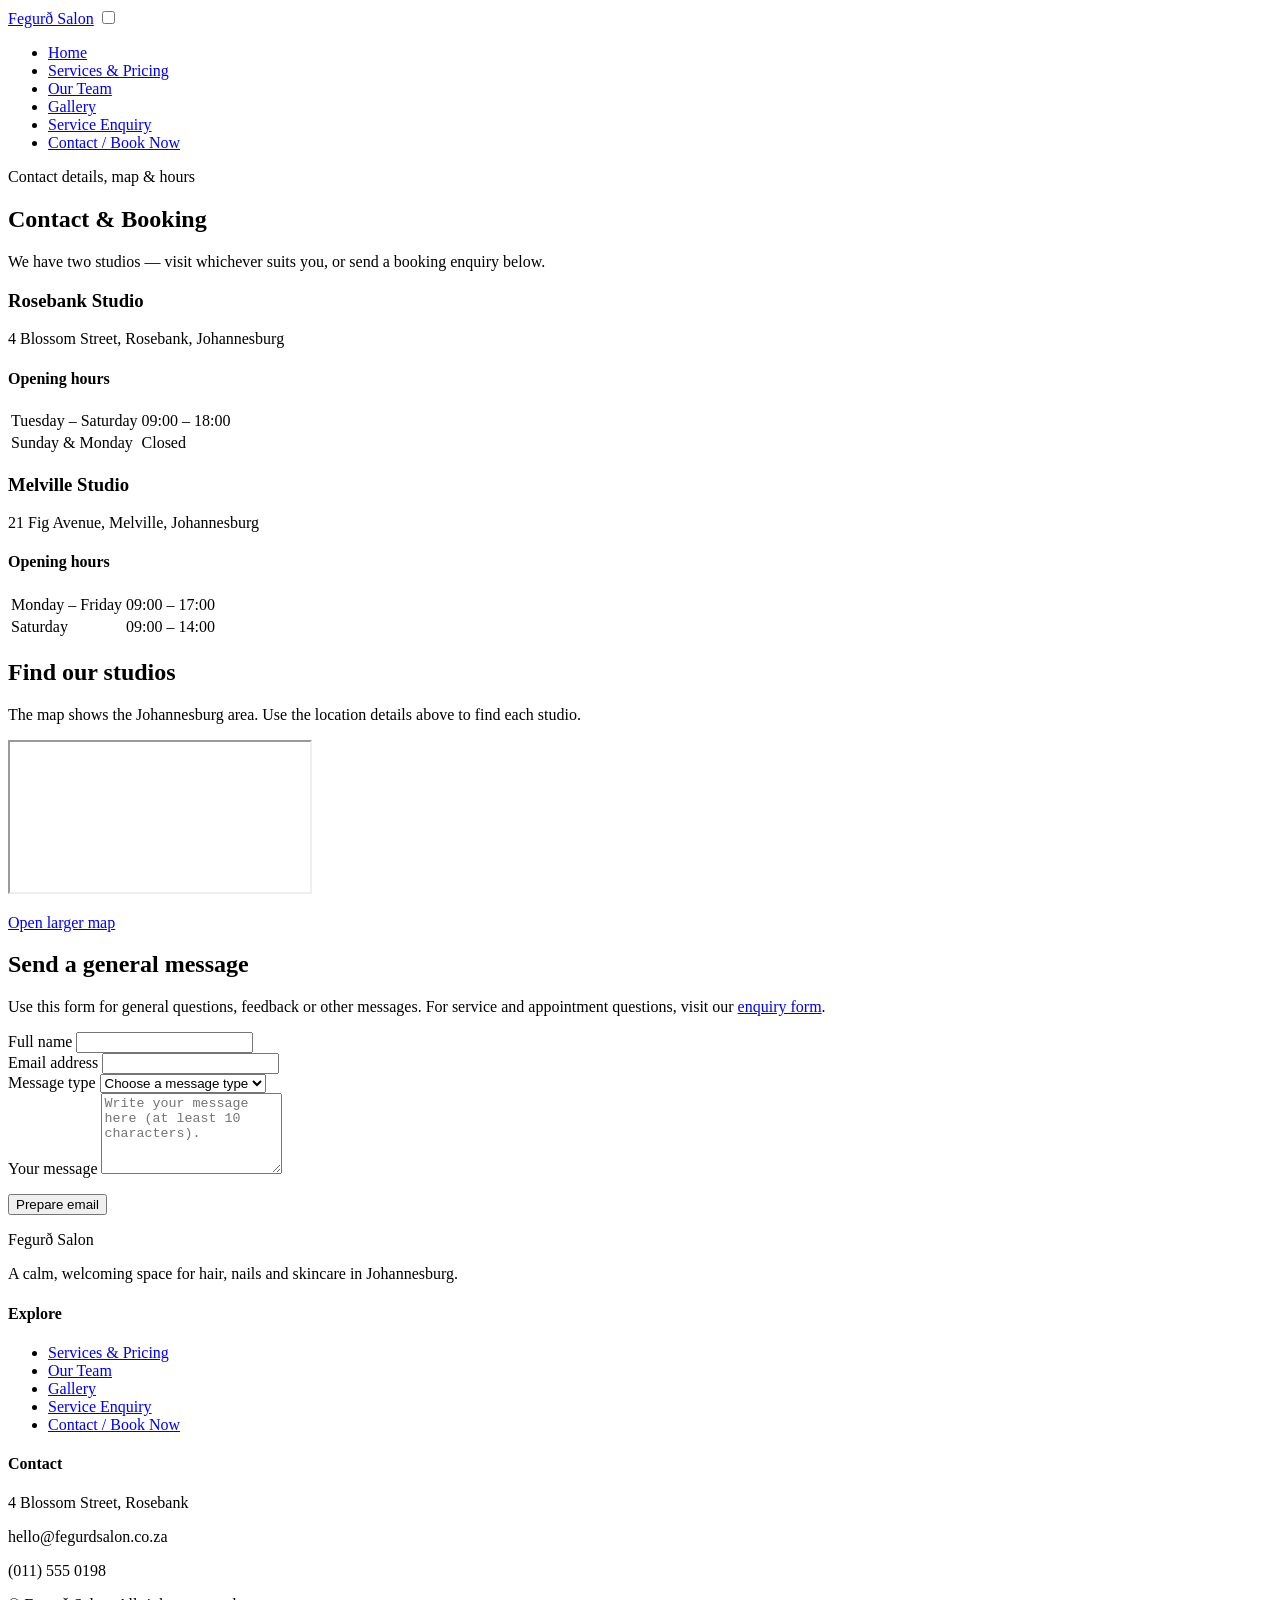
<file: FeguroPart3/contact.html>
<!DOCTYPE html>
<html lang="en">
<head>
  <meta charset="UTF-8">
  <meta name="viewport" content="width=device-width, initial-scale=1.0">
  <title>Contact / Book Now — Fegur&eth; Salon</title>
  <meta name="description" content="Contact Fegurd Salon or send a booking enquiry. Addresses, opening hours and locations.">
  <link rel="preconnect" href="https://fonts.googleapis.com">
  <link rel="preconnect" href="https://fonts.gstatic.com" crossorigin>
  <link href="https://fonts.googleapis.com/css2?family=Cormorant+Garamond:wght@500;600;700&family=Karla:wght@400;700&display=swap" rel="stylesheet">

  <link rel="stylesheet" href="C:\Users\Administrator\Downloads\Feguro-Salon-Part3-Code-Only\fegurd-salon\css\js\styles.css">
</head>
<body>




  <header class="site-header">
    <div class="container site-header__inner">
      <a href="index.html" class="logo">Fegur&eth; Salon</a>

      <input type="checkbox" id="nav-toggle" class="nav-toggle">

      <nav class="site-nav" aria-label="Main navigation">
        <ul class="site-nav__list">
          <li><a href="index.html">Home</a></li>
          <li><a href="services.html">Services &amp; Pricing</a></li>
          <li><a href="team.html">Our Team</a></li>
          <li><a href="gallery.html">Gallery</a></li>
          <li><a href="enquiry.html" aria-current="page">Service Enquiry</a></li>
          <li><a href="contact.html" aria-current="page">Contact / Book Now</a></li>
        </ul>
      </nav>

      <label for="nav-toggle" class="nav-toggle-label" aria-label="Toggle navigation menu"><span></span></label>
    </div>
  </header>

  <main>
    <section class="section--tight container">
      <p class="eyebrow">Contact details, map &amp; hours</p>
      <h1>Contact &amp; Booking</h1>
      <p class="lead">We have two studios &mdash; visit whichever suits you, or send a booking enquiry below.</p>
    </section>


    <section class="section--tight container">
      <div class="split">
        <div class="card location-card">
          <h3>Rosebank Studio</h3>
          <p>4 Blossom Street, Rosebank, Johannesburg</p>
          <h4>Opening hours</h4>
          <table class="hours-table">
            <tr><td>Tuesday &ndash; Saturday</td><td>09:00 &ndash; 18:00</td></tr>
            <tr><td>Sunday &amp; Monday</td><td>Closed</td></tr>
          </table>
        </div>
        <div class="card location-card">
          <h3>Melville Studio</h3>
          <p>21 Fig Avenue, Melville, Johannesburg</p>
          <h4>Opening hours</h4>
          <table class="hours-table">
            <tr><td>Monday &ndash; Friday</td><td>09:00 &ndash; 17:00</td></tr>
            <tr><td>Saturday</td><td>09:00 &ndash; 14:00</td></tr>
          </table>
        </div>
      </div>

      <div class="map-embed">
        <h2>Find our studios</h2>
        <p>The map shows the Johannesburg area. Use the location details above to find each studio.</p>
        <iframe title="Map of Johannesburg showing the area around Fegurð Salon studios" src="https://www.openstreetmap.org/export/embed.html?bbox=28.00%2C-26.22%2C28.12%2C-26.08&amp;layer=mapnik" loading="lazy" referrerpolicy="no-referrer-when-downgrade"></iframe>
        <p><a href="https://www.openstreetmap.org/#map=13/-26.15/28.06" target="_blank" rel="noopener noreferrer">Open larger map</a></p>
      </div>
    </section>




    <section class="section container">
      <h2>Send a general message</h2>
      <p>Use this form for general questions, feedback or other messages. For service and appointment questions, visit our <a class="text-link" href="enquiry.html">enquiry form</a>.</p>
      <form class="form" id="contact-form" data-form-type="contact" novalidate>
        <div class="form-row">
          <div class="form-field">
            <label for="contact-name">Full name</label>
            <input type="text" id="contact-name" name="name" autocomplete="name" minlength="2" maxlength="80" required>
          </div>
          <div class="form-field">
            <label for="contact-email">Email address</label>
            <input type="email" id="contact-email" name="email" autocomplete="email" required>
          </div>
        </div>
        <div class="form-field">
          <label for="contact-type">Message type</label>
          <select id="contact-type" name="messageType" required>
            <option value="">Choose a message type</option>
            <option>General question</option><option>Feedback</option><option>Compliment</option><option>Complaint</option><option>Other</option>
          </select>
        </div>
        <div class="form-field">
          <label for="contact-message">Your message</label>
          <textarea id="contact-message" name="message" rows="5" minlength="10" maxlength="1500" required placeholder="Write your message here (at least 10 characters)."></textarea>
        </div>
        <p class="form-status" data-form-status role="status" aria-live="polite"></p>
        <div class="actions"><button type="submit" class="btn">Prepare email</button></div>
      </form>
    </section>
  </main>


  <footer class="site-footer">
    <div class="container">
      <div>
        <p class="logo">Fegur&eth; Salon</p>
        <p>A calm, welcoming space for hair, nails and skincare in Johannesburg.</p>
      </div>
      <div>
        <h4>Explore</h4>
        <ul>
          <li><a href="services.html">Services &amp; Pricing</a></li>
          <li><a href="team.html">Our Team</a></li>
          <li><a href="gallery.html">Gallery</a></li>
          <li><a href="enquiry.html">Service Enquiry</a></li>
          <li><a href="contact.html">Contact / Book Now</a></li>
        </ul>
      </div>
      <div>
        <h4>Contact</h4>
        <p>4 Blossom Street, Rosebank</p>
        <p>hello@fegurdsalon.co.za</p>
        <p>(011) 555 0198</p>
      </div>
    </div>
    <div class="site-footer__bottom">&copy; <span id="year"></span> Fegur&eth; Salon. All rights reserved.</div>
  </footer>

  <script src="C:\Users\Administrator\Downloads\Feguro-Salon-Part3-Code-Only\fegurd-salon\css\js\main.js"></script>
</body>
</html>
</file>
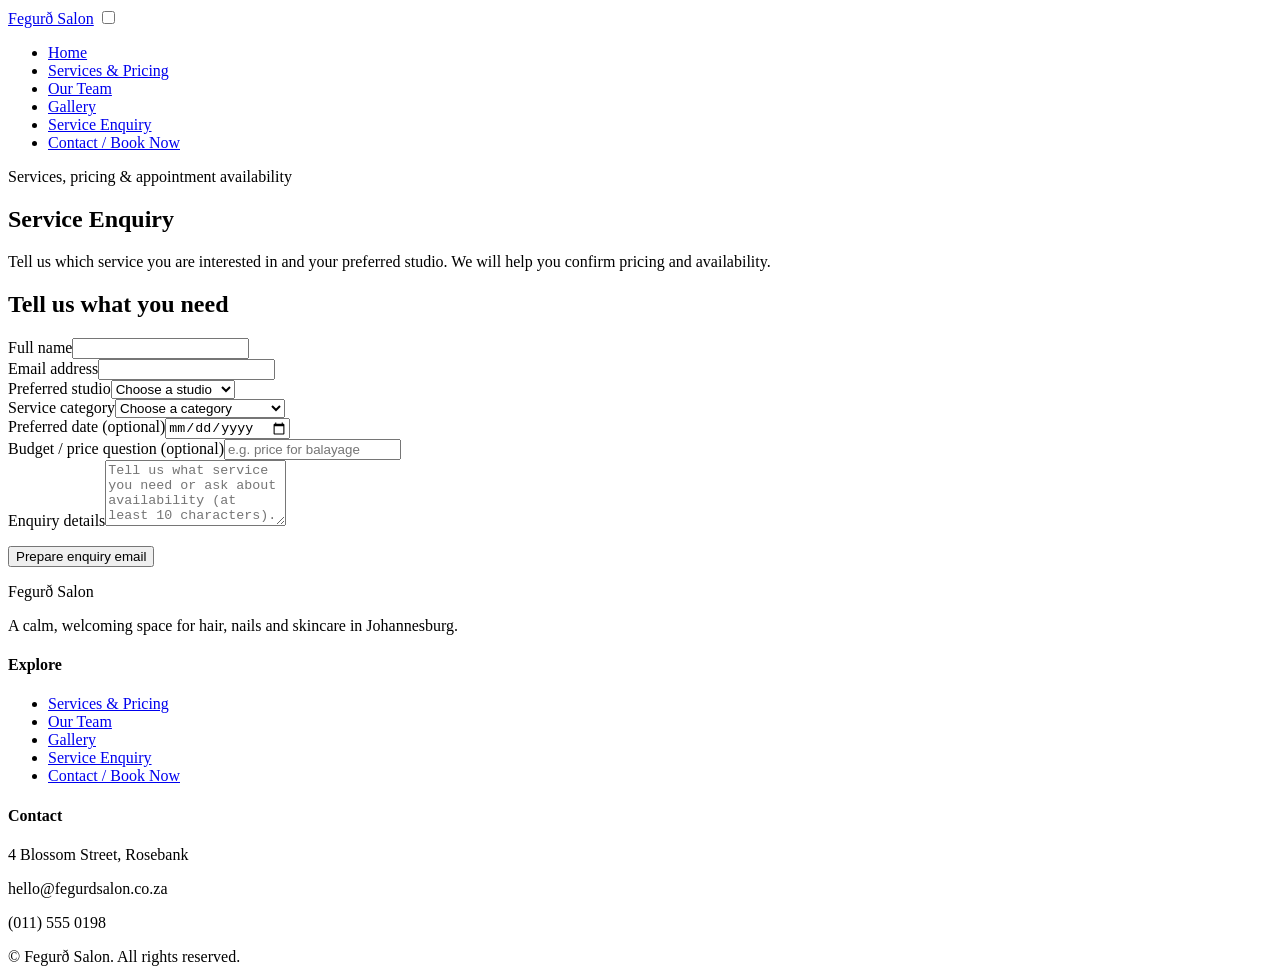
<file: FeguroPart3/enquiry.html>
<!DOCTYPE html>
<html lang="en">
<head>
  <meta charset="UTF-8">
  <meta name="viewport" content="width=device-width, initial-scale=1.0">
  <title>Service Enquiry — Fegur&eth; Salon</title>
  <meta name="description" content="Enquire about salon services, pricing and appointment availability at Fegurð Salon in Johannesburg.">
  <link rel="preconnect" href="https://fonts.googleapis.com">
  <link rel="preconnect" href="https://fonts.gstatic.com" crossorigin>
  <link href="https://fonts.googleapis.com/css2?family=Cormorant+Garamond:wght@500;600;700&family=Karla:wght@400;700&display=swap" rel="stylesheet">
  
  <link rel="stylesheet" href="C:\Users\Administrator\Downloads\Feguro-Salon-Part3-Code-Only\fegurd-salon\css\js\styles.css">
</head>
<body>



  <header class="site-header">
    <div class="container site-header__inner">
      <a href="index.html" class="logo">Fegur&eth; Salon</a>

      <input type="checkbox" id="nav-toggle" class="nav-toggle">

      <nav class="site-nav" aria-label="Main navigation">
        <ul class="site-nav__list">
          <li><a href="index.html">Home</a></li>
          <li><a href="services.html">Services &amp; Pricing</a></li>
          <li><a href="team.html">Our Team</a></li>
          <li><a href="gallery.html">Gallery</a></li>
          <li><a href="enquiry.html" aria-current="page">Service Enquiry</a></li>
          <li><a href="contact.html">Contact / Book Now</a></li>
        </ul>
      </nav>

      <label for="nav-toggle" class="nav-toggle-label" aria-label="Toggle navigation menu"><span></span></label>
    </div>
  </header>

  <main>
    <section class="section--tight container">
      <p class="eyebrow">Services, pricing &amp; appointment availability</p>
      <h1>Service Enquiry</h1>
      <p class="lead">Tell us which service you are interested in and your preferred studio. We will help you confirm pricing and availability.</p>
    </section>

   
    <section class="section container">
      <h2>Tell us what you need</h2>
      <form class="form" id="enquiry-form" data-form-type="enquiry" novalidate>
        <div class="form-row">
          <div class="form-field"><label for="enquiry-name">Full name</label><input type="text" id="enquiry-name" name="name" autocomplete="name" minlength="2" maxlength="80" required></div>
          <div class="form-field"><label for="enquiry-email">Email address</label><input type="email" id="enquiry-email" name="email" autocomplete="email" required></div>
        </div>
        <div class="form-row">
          <div class="form-field"><label for="enquiry-location">Preferred studio</label><select id="enquiry-location" name="location" required><option value="">Choose a studio</option><option>Rosebank Studio</option><option>Melville Studio</option></select></div>
          <div class="form-field"><label for="enquiry-service">Service category</label><select id="enquiry-service" name="service" required><option value="">Choose a category</option><option>Hair</option><option>Nails</option><option>Skincare</option><option>Products</option><option>Volunteer or sponsorship</option><option>Other</option></select></div>
        </div>
        <div class="form-row">
          <div class="form-field"><label for="enquiry-date">Preferred date (optional)</label><input type="date" id="enquiry-date" name="date"></div>
          <div class="form-field"><label for="enquiry-budget">Budget / price question (optional)</label><input type="text" id="enquiry-budget" name="budget" maxlength="120" placeholder="e.g. price for balayage"></div>
        </div>
        <div class="form-field"><label for="enquiry-message">Enquiry details</label><textarea id="enquiry-message" name="message" rows="4" minlength="10" maxlength="1500" required placeholder="Tell us what service you need or ask about availability (at least 10 characters)."></textarea></div>
        <p class="form-status" data-form-status role="status" aria-live="polite"></p>
        <div class="actions"><button type="submit" class="btn">Prepare enquiry email</button></div>
      </form>
    </section>
  </main>

  
  <footer class="site-footer">
    <div class="container">
      <div>
        <p class="logo">Fegur&eth; Salon</p>
        <p>A calm, welcoming space for hair, nails and skincare in Johannesburg.</p>
      </div>
      <div>
        <h4>Explore</h4>
        <ul>
          <li><a href="services.html">Services &amp; Pricing</a></li>
          <li><a href="team.html">Our Team</a></li>
          <li><a href="gallery.html">Gallery</a></li>
          <li><a href="enquiry.html">Service Enquiry</a></li>
          <li><a href="contact.html">Contact / Book Now</a></li>
        </ul>
      </div>
      <div>
        <h4>Contact</h4>
        <p>4 Blossom Street, Rosebank</p>
        <p>hello@fegurdsalon.co.za</p>
        <p>(011) 555 0198</p>
      </div>
    </div>
    <div class="site-footer__bottom">&copy; <span id="year"></span> Fegur&eth; Salon. All rights reserved.</div>
  </footer>

  <script src="C:\Users\Administrator\Downloads\Feguro-Salon-Part3-Code-Only\fegurd-salon\css\js\main.js"></script>
</body>
</html>
</file>
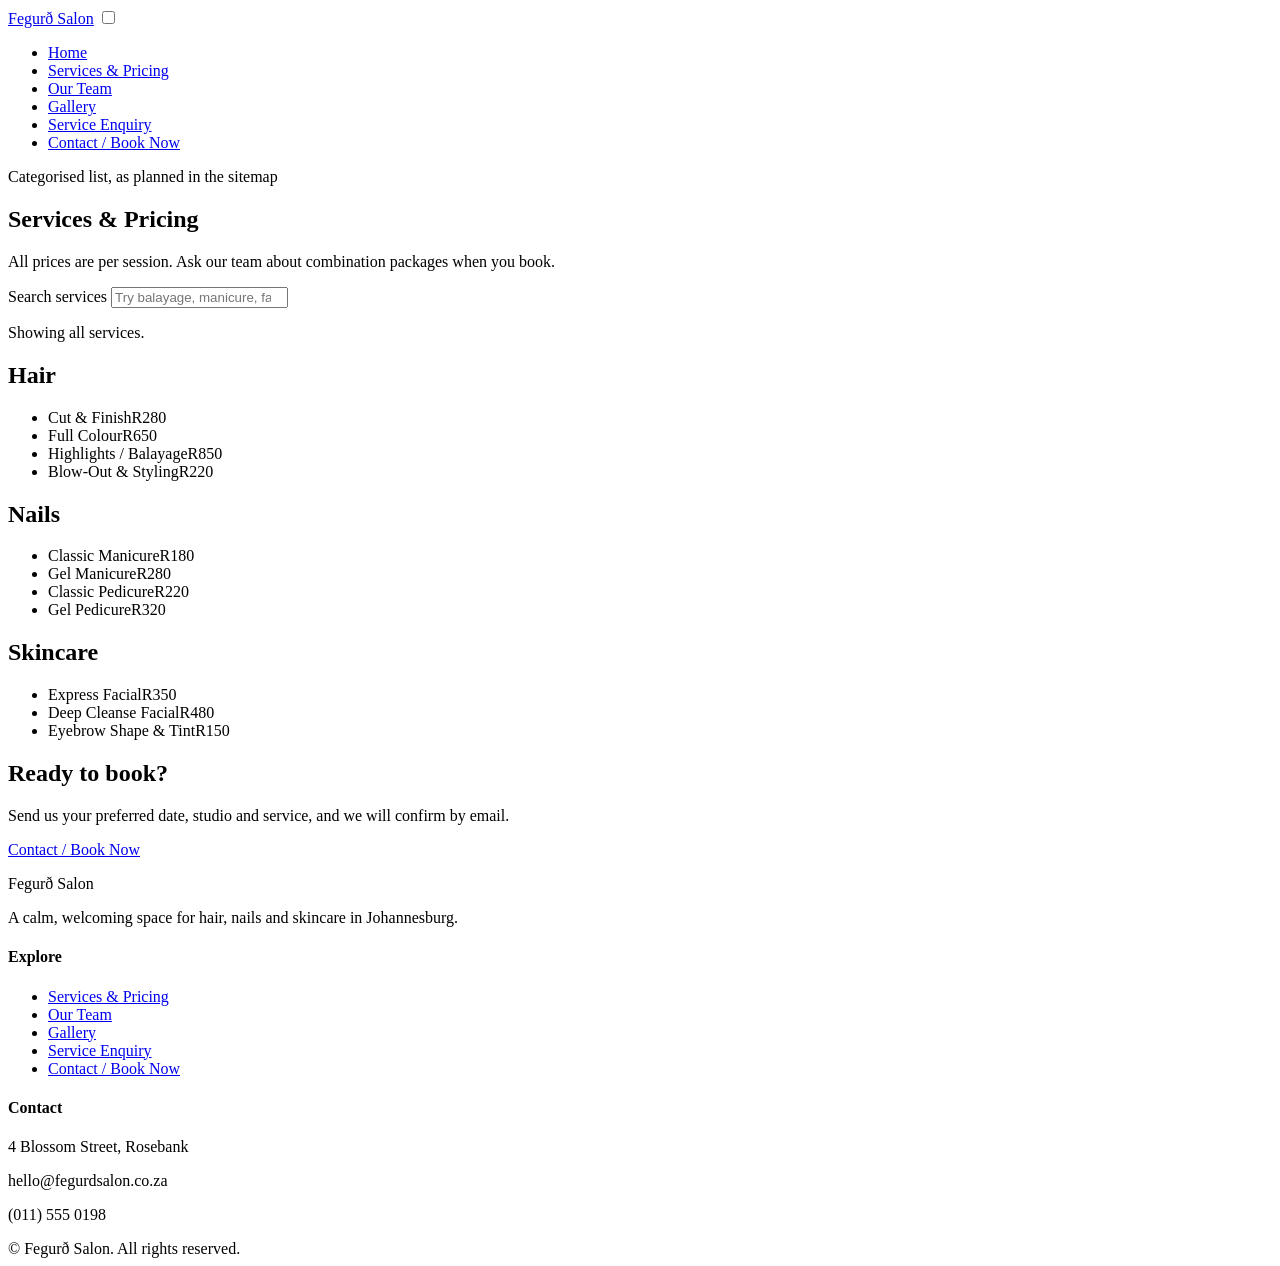
<file: FeguroPart3/services.html>
<!DOCTYPE html>
<html lang="en">
<head>
  <meta charset="UTF-8">
  <meta name="viewport" content="width=device-width, initial-scale=1.0">
  <title>Services &amp; Pricing — Fegur&eth; Salon</title>
  <meta name="description" content="Full service list and pricing for hair, nails and skincare at Fegurd Salon.">
  <link rel="preconnect" href="https://fonts.googleapis.com">
  <link rel="preconnect" href="https://fonts.gstatic.com" crossorigin>
  <link href="https://fonts.googleapis.com/css2?family=Cormorant+Garamond:wght@500;600;700&family=Karla:wght@400;700&display=swap" rel="stylesheet">
 
   <link rel="stylesheet" href="C:\Users\Administrator\Downloads\Feguro-Salon-Part3-Code-Only\fegurd-salon\css\js\styles.css">
</head>
<body>

  
  <header class="site-header">
    <div class="container site-header__inner">
      <a href="index.html" class="logo">Fegur&eth; Salon</a>

      <input type="checkbox" id="nav-toggle" class="nav-toggle">

      <nav class="site-nav" aria-label="Main navigation">
        <ul class="site-nav__list">
          <li><a href="index.html">Home</a></li>
          <li><a href="services.html" aria-current="page">Services &amp; Pricing</a></li>
          <li><a href="team.html">Our Team</a></li>
          <li><a href="gallery.html">Gallery</a></li>
          <li><a href="enquiry.html">Service Enquiry</a></li>
          <li><a href="contact.html">Contact / Book Now</a></li>
        </ul>
      </nav>

      <label for="nav-toggle" class="nav-toggle-label" aria-label="Toggle navigation menu"><span></span></label>
    </div>
  </header>

  <main>
    <section class="section--tight container">
      <p class="eyebrow">Categorised list, as planned in the sitemap</p>
      <h1>Services &amp; Pricing</h1>
      <p class="lead">All prices are per session. Ask our team about combination packages when you book.</p>
    </section>

    <section class="section container">
      <div class="form-field service-search">
        <label for="service-search">Search services</label>
        <input type="search" id="service-search" placeholder="Try balayage, manicure, facial…" aria-describedby="service-search-status">
        <p id="service-search-status" class="form-status" role="status" aria-live="polite">Showing all services.</p>
      </div>

      <div class="service-category">
        <h2>Hair</h2>
        <ul>
          <li class="service-item"><span class="service-item__name">Cut &amp; Finish</span><span class="service-item__price">R280</span></li>
          <li class="service-item"><span class="service-item__name">Full Colour</span><span class="service-item__price">R650</span></li>
          <li class="service-item"><span class="service-item__name">Highlights / Balayage</span><span class="service-item__price">R850</span></li>
          <li class="service-item"><span class="service-item__name">Blow-Out &amp; Styling</span><span class="service-item__price">R220</span></li>
        </ul>
      </div>

   
      <div class="service-category">
        <h2>Nails</h2>
        <ul>
          <li class="service-item"><span class="service-item__name">Classic Manicure</span><span class="service-item__price">R180</span></li>
          <li class="service-item"><span class="service-item__name">Gel Manicure</span><span class="service-item__price">R280</span></li>
          <li class="service-item"><span class="service-item__name">Classic Pedicure</span><span class="service-item__price">R220</span></li>
          <li class="service-item"><span class="service-item__name">Gel Pedicure</span><span class="service-item__price">R320</span></li>
        </ul>
      </div>

      <div class="service-category">
        <h2>Skincare</h2>
        <ul>
          <li class="service-item"><span class="service-item__name">Express Facial</span><span class="service-item__price">R350</span></li>
          <li class="service-item"><span class="service-item__name">Deep Cleanse Facial</span><span class="service-item__price">R480</span></li>
          <li class="service-item"><span class="service-item__name">Eyebrow Shape &amp; Tint</span><span class="service-item__price">R150</span></li>
        </ul>
      </div>

    </section>

    <section class="section section--sage">
      <div class="container text-center">
        <h2>Ready to book?</h2>
        <p>Send us your preferred date, studio and service, and we will confirm by email.</p>
        <div class="actions actions--center">
          <a href="contact.html" class="btn btn--light">Contact / Book Now</a>
        </div>
      </div>
    </section>
  </main>

 
  <footer class="site-footer">
    <div class="container">
      <div>
        <p class="logo">Fegur&eth; Salon</p>
        <p>A calm, welcoming space for hair, nails and skincare in Johannesburg.</p>
      </div>
      <div>
        <h4>Explore</h4>
        <ul>
          <li><a href="services.html">Services &amp; Pricing</a></li>
          <li><a href="team.html">Our Team</a></li>
          <li><a href="gallery.html">Gallery</a></li>
          <li><a href="enquiry.html">Service Enquiry</a></li>
          <li><a href="contact.html">Contact / Book Now</a></li>
        </ul>
      </div>
      <div>
        <h4>Contact</h4>
        <p>4 Blossom Street, Rosebank</p>
        <p>hello@fegurdsalon.co.za</p>
        <p>(011) 555 0198</p>
      </div>
    </div>
    <div class="site-footer__bottom">&copy; <span id="year"></span> Fegur&eth; Salon. All rights reserved.</div>
  </footer>

  <script src="C:\Users\Administrator\Downloads\Feguro-Salon-Part3-Code-Only\fegurd-salon\css\js\main.js"></script>
</body>
</html>
</file>
<file: css/styles.css>
/* =========================================================
   Fegurð Salon — styles.css
   WEDE5020 Portfolio of Evidence — Part 2
   Author: Alicia B Bukitu (ST10538583)

   Contents
   1. CSS reset
   2. Design tokens (custom properties)
   3. Base / default styles
   4. Typography
   5. Layout structure (Flexbox + CSS Grid)
   6. Components
   7. Responsive design (tablet 900px, mobile 600px)

   The visual identity established in Part 1 (sage green, blush pink,
   gold accents, Cormorant Garamond headings with Karla body text) is
   retained; Part 2 refines and extends it rather than replacing it.
   ========================================================= */


/* =========================================================
   1. CSS RESET
   Normalises default browser styling so the site renders
   consistently across different browsers.
   ========================================================= */
*,
*::before,
*::after {
  box-sizing: border-box;
}

* {
  margin: 0;
  padding: 0;
}

html {
  -webkit-text-size-adjust: 100%;
  scroll-behavior: smooth;
}

body {
  min-height: 100vh;
  line-height: 1.6;
  -webkit-font-smoothing: antialiased;
}

img,
picture,
svg,
video {
  display: block;
  max-width: 100%;   /* images never overflow their container */
  height: auto;      /* preserves aspect ratio when scaling */
}

input,
button,
textarea,
select {
  font: inherit;
  color: inherit;
}

button {
  background: none;
  border: none;
  cursor: pointer;
}

a {
  color: inherit;
  text-decoration: none;
}

ul,
ol {
  list-style: none;
}

table {
  border-collapse: collapse;
  width: 100%;
}


/* =========================================================
   2. DESIGN TOKENS
   Custom properties keep colour, type and spacing consistent
   sitewide and take advantage of the cascade: each value is
   declared once here and inherited everywhere it is used.
   ========================================================= */
:root {
  /* --- colour scheme --- */
  --cream: #FAF7F2;          /* page background */
  --white: #FFFFFF;          /* cards and form fields */
  --blush: #F3D9DF;          /* soft accent */
  --sage: #8FA998;           /* brand mid-tone */
  --sage-dark: #3F5147;      /* headings, footer, buttons */
  --sage-darker: #2F3D36;
  --gold: #C9A66B;           /* highlight / focus accent */
  --gold-dark: #A8854C;
  --charcoal: #362B30;       /* body text */
  --muted: #7A6E6F;          /* secondary text */
  --line: #E4DAD3;           /* borders and dividers */

  /* --- typography --- */
  --font-display: 'Cormorant Garamond', Georgia, 'Times New Roman', serif;
  --font-body: 'Karla', 'Segoe UI', Arial, sans-serif;

  /* modular type scale in rem so it respects user font settings */
  --fs-xs: 0.75rem;
  --fs-sm: 0.875rem;
  --fs-base: 1rem;
  --fs-md: 1.25rem;
  --fs-lg: 1.75rem;
  --fs-xl: 2.25rem;
  --fs-2xl: 3rem;

  --lh-tight: 1.2;
  --lh-body: 1.6;
  --ls-wide: 0.14em;

  /* --- spacing scale (rem-based for responsiveness) --- */
  --sp-1: 0.5rem;
  --sp-2: 1rem;
  --sp-3: 1.5rem;
  --sp-4: 2rem;
  --sp-5: 3rem;
  --sp-6: 4.5rem;

  /* --- decoration --- */
  --radius-sm: 6px;
  --radius: 10px;
  --radius-pill: 999px;
  --shadow-card: 0 4px 14px rgba(63, 81, 71, 0.10);
  --shadow-card-hover: 0 10px 26px rgba(63, 81, 71, 0.18);
  --transition: 0.2s ease;

  --max-width: 72rem;
}


/* =========================================================
   3. BASE / DEFAULT STYLES
   Site-wide defaults for font family, size, colour scheme
   and spacing.
   ========================================================= */
body {
  font-family: var(--font-body);
  font-size: var(--fs-base);
  line-height: var(--lh-body);
  color: var(--charcoal);
  background-color: var(--cream);
}

/* Centred content column used on every page */
.container {
  width: 100%;
  max-width: var(--max-width);
  margin-inline: auto;
  padding-inline: var(--sp-3);
}

.section {
  padding-block: var(--sp-6);
}

.section--tight {
  padding-block: var(--sp-4);
}

/* Alternating bands used to break up long pages */
.section--sage {
  background-color: var(--sage-dark);
  color: var(--cream);
}

.section--sage h2,
.section--sage h3 {
  color: var(--cream);
}

/* Cards sit on a light background even inside the dark band,
   so their text must stay dark to remain readable. */
.section--sage .card h2,
.section--sage .card h3,
.section--sage .card h4 {
  color: var(--sage-dark);
}

.section--sage .card p {
  color: var(--charcoal);
}

.section--blush {
  background-color: var(--blush);
}

.text-center {
  text-align: center;
}


/* =========================================================
   4. TYPOGRAPHY
   Font families, sizes, weights, line heights and letter
   spacing for all text elements.
   ========================================================= */
h1,
h2,
h3,
h4 {
  font-family: var(--font-display);
  font-weight: 600;
  line-height: var(--lh-tight);
  color: var(--sage-dark);
}

h1 {
  font-size: var(--fs-2xl);
  letter-spacing: -0.01em;
  margin-bottom: var(--sp-2);
}

h2 {
  font-size: var(--fs-xl);
  margin-bottom: var(--sp-2);
}

h3 {
  font-size: var(--fs-lg);
  margin-bottom: var(--sp-1);
}

h4 {
  font-size: var(--fs-md);
  margin-bottom: var(--sp-1);
}

p {
  max-width: 65ch;      /* keeps line length comfortable to read */
  margin-bottom: var(--sp-2);
}

p:last-child {
  margin-bottom: 0;
}

/* Small uppercase label that sits above a heading */
.eyebrow {
  font-family: var(--font-body);
  font-size: var(--fs-xs);
  font-weight: 700;
  letter-spacing: var(--ls-wide);
  text-transform: uppercase;
  color: var(--gold-dark);
  margin-bottom: var(--sp-1);
}

.lead {
  font-size: var(--fs-md);
  color: var(--muted);
}

.section--sage > .container > .lead,
.section--sage > .container > p {
  color: #DDE5DF;
}

strong {
  font-weight: 700;
  color: var(--sage-dark);
}


/* =========================================================
   5. LAYOUT STRUCTURE
   Flexbox handles one-dimensional rows (header, nav, button
   groups); CSS Grid handles two-dimensional layouts (card
   grids, gallery, footer, split sections).
   ========================================================= */

/* Three-column card grid */
.grid {
  display: grid;
  grid-template-columns: repeat(3, 1fr);
  gap: var(--sp-3);
}

/* Two-column split, e.g. text beside an image or map */
.split {
  display: grid;
  grid-template-columns: 1fr 1fr;
  gap: var(--sp-5);
  align-items: start;
}

/* Horizontal group of buttons */
.actions {
  display: flex;
  flex-wrap: wrap;
  gap: var(--sp-2);
  margin-top: var(--sp-3);
}

/* Centred variant, used on full-width call-to-action bands */
.actions--center {
  justify-content: center;
}


/* =========================================================
   6. COMPONENTS
   ========================================================= */

/* ---------- 6.1 Header and navigation ---------- */
.site-header {
  position: sticky;
  top: 0;
  z-index: 50;
  background-color: var(--cream);
  border-bottom: 1px solid var(--line);
}

.site-header__inner {
  display: flex;
  align-items: center;
  justify-content: space-between;
  gap: var(--sp-3);
  padding-block: var(--sp-2);
  position: relative;
}

.logo {
  font-family: var(--font-display);
  font-size: var(--fs-md);
  font-weight: 600;
  color: var(--sage-dark);
  letter-spacing: 0.02em;
  transition: color var(--transition);
}

.logo:hover,
.logo:focus-visible {
  color: var(--gold-dark);
}

.site-nav__list {
  display: flex;
  align-items: center;
  gap: var(--sp-3);
}

.site-nav__list a {
  display: inline-block;
  font-size: var(--fs-sm);
  padding: var(--sp-1) 0;
  border-bottom: 2px solid transparent;
  transition: color var(--transition), border-color var(--transition);
}

/* Pseudo-classes: hover, keyboard focus and active (pressed) states */
.site-nav__list a:hover {
  color: var(--gold-dark);
  border-bottom-color: var(--gold);
}

.site-nav__list a:focus-visible {
  outline: 2px solid var(--gold);
  outline-offset: 3px;
  border-radius: 2px;
}

.site-nav__list a:active {
  color: var(--sage-darker);
}

/* Current page indicator */
.site-nav__list a[aria-current="page"] {
  color: var(--sage-dark);
  font-weight: 700;
  border-bottom-color: var(--sage);
}

/* Hamburger toggle — hidden on desktop, shown at the mobile
   breakpoint. Driven by a checkbox so no JavaScript is required. */
.nav-toggle {
  display: none;
}

.nav-toggle-label {
  display: none;
  width: 1.75rem;
  height: 1.25rem;
  position: relative;
  cursor: pointer;
}

.nav-toggle-label span,
.nav-toggle-label span::before,
.nav-toggle-label span::after {
  position: absolute;
  left: 0;
  width: 100%;
  height: 2px;
  background-color: var(--sage-dark);
  border-radius: 2px;
  transition: transform var(--transition), opacity var(--transition);
}

.nav-toggle-label span {
  top: 50%;
  transform: translateY(-50%);
}

.nav-toggle-label span::before {
  content: "";
  top: -7px;
}

.nav-toggle-label span::after {
  content: "";
  top: 7px;
}

.nav-toggle-label:hover span,
.nav-toggle-label:hover span::before,
.nav-toggle-label:hover span::after {
  background-color: var(--gold-dark);
}

/* Bars animate into an X when the menu is open */
.nav-toggle:checked ~ .nav-toggle-label span {
  background-color: transparent;
}

.nav-toggle:checked ~ .nav-toggle-label span::before {
  transform: translateY(7px) rotate(45deg);
}

.nav-toggle:checked ~ .nav-toggle-label span::after {
  transform: translateY(-7px) rotate(-45deg);
}


/* ---------- 6.2 Buttons ---------- */
.btn {
  display: inline-block;
  padding: 0.7rem 1.5rem;
  border-radius: var(--radius-pill);
  font-size: var(--fs-sm);
  font-weight: 700;
  letter-spacing: 0.02em;
  background-color: var(--sage-dark);
  color: var(--cream);
  border: 2px solid var(--sage-dark);
  transition: background-color var(--transition),
              border-color var(--transition),
              transform var(--transition),
              box-shadow var(--transition);
}

.btn:hover {
  background-color: var(--sage);
  border-color: var(--sage);
  box-shadow: var(--shadow-card);
}

.btn:focus-visible {
  outline: 3px solid var(--gold);
  outline-offset: 3px;
}

.btn:active {
  transform: translateY(1px) scale(0.985);
  background-color: var(--sage-darker);
  border-color: var(--sage-darker);
}

/* Outline variant for secondary actions */
.btn--outline {
  background-color: transparent;
  color: var(--sage-dark);
  border-color: var(--sage-dark);
}

.btn--outline:hover {
  background-color: var(--sage-dark);
  color: var(--cream);
}

/* Light variant for use on the dark sage band */
.btn--light {
  background-color: var(--cream);
  color: var(--sage-dark);
  border-color: var(--cream);
}

.btn--light:hover {
  background-color: var(--blush);
  border-color: var(--blush);
  color: var(--sage-dark);
}


/* ---------- 6.3 Cards ---------- */
.card {
  background-color: var(--white);
  border: 1px solid var(--line);
  border-radius: var(--radius);
  box-shadow: var(--shadow-card);
  padding: var(--sp-3);
  transition: transform var(--transition), box-shadow var(--transition);
}

.card:hover {
  transform: translateY(-4px);
  box-shadow: var(--shadow-card-hover);
}

.card__role {
  font-size: var(--fs-sm);
  font-weight: 700;
  letter-spacing: 0.06em;
  text-transform: uppercase;
  color: var(--gold-dark);
  margin-bottom: var(--sp-1);
}


/* ---------- 6.4 Hero ---------- */
.hero {
  display: grid;
  grid-template-columns: 1.05fr 0.95fr;
  gap: var(--sp-5);
  align-items: center;
  padding-block: var(--sp-6);
}

.hero__media img {
  width: 100%;
  border-radius: var(--radius);
  box-shadow: var(--shadow-card);
}


/* ---------- 6.5 Services list ---------- */
.service-category {
  margin-bottom: var(--sp-5);
}

.service-category:last-child {
  margin-bottom: 0;
}

.service-category > h2 {
  padding-bottom: var(--sp-1);
  border-bottom: 2px solid var(--gold);
}

.service-item {
  display: flex;
  justify-content: space-between;
  align-items: baseline;
  gap: var(--sp-3);
  padding: 0.65rem var(--sp-1);
  border-bottom: 1px dashed var(--line);
  transition: background-color var(--transition);
}

.service-item:last-child {
  border-bottom: none;
}

.service-item:hover {
  background-color: var(--blush);
}

.service-item__name {
  font-weight: 700;
}

.service-item__price {
  font-weight: 700;
  color: var(--sage-dark);
  white-space: nowrap;
}


/* ---------- 6.6 Gallery ---------- */
.gallery {
  display: grid;
  grid-template-columns: repeat(3, 1fr);
  gap: var(--sp-3);
}

.gallery figure {
  background-color: var(--white);
  border: 1px solid var(--line);
  border-radius: var(--radius);
  overflow: hidden;
  box-shadow: var(--shadow-card);
  transition: transform var(--transition), box-shadow var(--transition);
}

.gallery figure:hover {
  transform: translateY(-4px);
  box-shadow: var(--shadow-card-hover);
}

.gallery img {
  width: 100%;
  aspect-ratio: 3 / 2;
  object-fit: cover;
}

.gallery figcaption {
  padding: var(--sp-2);
  font-size: var(--fs-sm);
  color: var(--sage-dark);
}


/* ---------- 6.7 Forms ---------- */
.form {
  display: grid;
  gap: var(--sp-2);
  max-width: 40rem;
}

.form-row {
  display: grid;
  grid-template-columns: 1fr 1fr;
  gap: var(--sp-2);
}

.form-field {
  display: grid;
  gap: 0.35rem;
}

.form-field label {
  font-size: var(--fs-xs);
  font-weight: 700;
  letter-spacing: 0.06em;
  text-transform: uppercase;
  color: var(--sage-dark);
}

.form-field input,
.form-field select,
.form-field textarea {
  width: 100%;
  padding: 0.7rem 0.85rem;
  background-color: var(--white);
  border: 1.5px solid var(--line);
  border-radius: var(--radius-sm);
  transition: border-color var(--transition), box-shadow var(--transition);
}

.form-field input:hover,
.form-field select:hover,
.form-field textarea:hover {
  border-color: var(--sage);
}

.form-field input:focus-visible,
.form-field select:focus-visible,
.form-field textarea:focus-visible {
  outline: none;
  border-color: var(--sage-dark);
  box-shadow: 0 0 0 3px rgba(143, 169, 152, 0.30);
}

.form-field textarea {
  resize: vertical;
  min-height: 7rem;
}


/* ---------- 6.8 Locations and map ---------- */
.location-card h3 {
  padding-bottom: var(--sp-1);
  border-bottom: 1px solid var(--line);
}

.hours-table td {
  padding-block: 0.3rem;
  font-size: var(--fs-sm);
}

.hours-table td:last-child {
  text-align: right;
  color: var(--sage-dark);
  font-weight: 700;
}

.map-placeholder {
  display: flex;
  align-items: center;
  justify-content: center;
  min-height: 220px;
  padding: var(--sp-3);
  text-align: center;
  color: var(--muted);
  font-size: var(--fs-sm);
  background-color: var(--white);
  border: 1.5px dashed var(--line);
  border-radius: var(--radius);
}


/* ---------- 6.9 Footer ---------- */
.site-footer {
  background-color: var(--sage-dark);
  color: var(--cream);
}

.site-footer .container {
  display: grid;
  grid-template-columns: 1.4fr 1fr 1fr;
  gap: var(--sp-4);
  padding-block: var(--sp-5);
}

.site-footer .logo {
  color: var(--cream);
}

.site-footer h4 {
  color: var(--gold);
  font-family: var(--font-body);
  font-size: var(--fs-sm);
  letter-spacing: var(--ls-wide);
  text-transform: uppercase;
  margin-bottom: var(--sp-2);
}

.site-footer p,
.site-footer li {
  color: #DDE5DF;
  font-size: var(--fs-sm);
  margin-bottom: 0.35rem;
}

.site-footer a {
  transition: color var(--transition);
}

.site-footer a:hover {
  color: var(--gold);
}

.site-footer a:focus-visible {
  outline: 2px solid var(--gold);
  outline-offset: 3px;
}

.site-footer__bottom {
  border-top: 1px solid rgba(250, 247, 242, 0.18);
  padding-block: var(--sp-2);
  text-align: center;
  font-size: var(--fs-xs);
  color: #C3CEC6;
}


/* =========================================================
   7. RESPONSIVE DESIGN
   Breakpoints
     · tablet  — max-width: 900px
     · mobile  — max-width: 600px
   Multi-column layouts collapse progressively to a single
   column, the type scale is reduced, and the navigation
   becomes a toggleable stacked menu on small screens.
   ========================================================= */

/* ---------- 7.1 Tablet (≤ 900px) ---------- */
@media screen and (max-width: 900px) {

  /* Typography adjustment: smaller headings suit narrower columns */
  :root {
    --fs-2xl: 2.25rem;
    --fs-xl: 1.85rem;
    --fs-lg: 1.5rem;
    --sp-6: 3.5rem;
  }

  /* Layout adjustment: three columns become two, splits stack */
  .grid {
    grid-template-columns: repeat(2, 1fr);
  }

  .gallery {
    grid-template-columns: repeat(2, 1fr);
  }

  .hero,
  .split {
    grid-template-columns: 1fr;
    gap: var(--sp-4);
  }

  .site-footer .container {
    grid-template-columns: 1fr 1fr;
  }

  /* Navigation adjustment: tighter spacing so links still fit */
  .site-nav__list {
    gap: var(--sp-2);
  }
}


/* ---------- 7.2 Mobile (≤ 600px) ---------- */
@media screen and (max-width: 600px) {

  /* Typography adjustment: further reduced scale for small screens */
  :root {
    --fs-2xl: 1.85rem;
    --fs-xl: 1.5rem;
    --fs-lg: 1.25rem;
    --fs-md: 1.1rem;
    --sp-6: 2.75rem;
    --sp-5: 2rem;
  }

  .container {
    padding-inline: var(--sp-2);
  }

  /* Layout adjustment: everything collapses to a single column */
  .grid,
  .gallery,
  .form-row {
    grid-template-columns: 1fr;
  }

  .site-footer .container {
    grid-template-columns: 1fr;
    text-align: center;
  }

  /* Navigation adjustment: links collapse behind a hamburger
     toggle and stack vertically when opened */
  .nav-toggle-label {
    display: block;
  }

  .site-nav__list {
    position: absolute;
    top: 100%;
    left: 0;
    right: 0;
    flex-direction: column;
    align-items: stretch;
    gap: 0;
    background-color: var(--cream);
    border-bottom: 1px solid var(--line);
    box-shadow: var(--shadow-card);

    /* collapsed by default; expands when the toggle is checked */
    max-height: 0;
    overflow: hidden;
    transition: max-height 0.28s ease;
  }

  .nav-toggle:checked ~ .site-nav .site-nav__list {
    max-height: 22rem;
  }

  .site-nav__list a {
    display: block;
    padding: var(--sp-2) var(--sp-3);
    border-bottom: none;
    border-left: 3px solid transparent;
  }

  .site-nav__list a:hover,
  .site-nav__list a[aria-current="page"] {
    border-bottom-color: transparent;
    border-left-color: var(--gold);
    background-color: var(--blush);
  }

  /* Service rows read better stacked than as a wide flex row */
  .service-item {
    flex-direction: column;
    align-items: flex-start;
    gap: 0.15rem;
  }

  .actions .btn {
    width: 100%;
    text-align: center;
  }
}


/* ---------- 7.3 Accessibility preference ---------- */
/* Respects users who have asked their system to reduce motion. */
@media (prefers-reduced-motion: reduce) {
  *,
  *::before,
  *::after {
    transition-duration: 0.01ms !important;
    animation-duration: 0.01ms !important;
    scroll-behavior: auto !important;
  }
}
</file>
